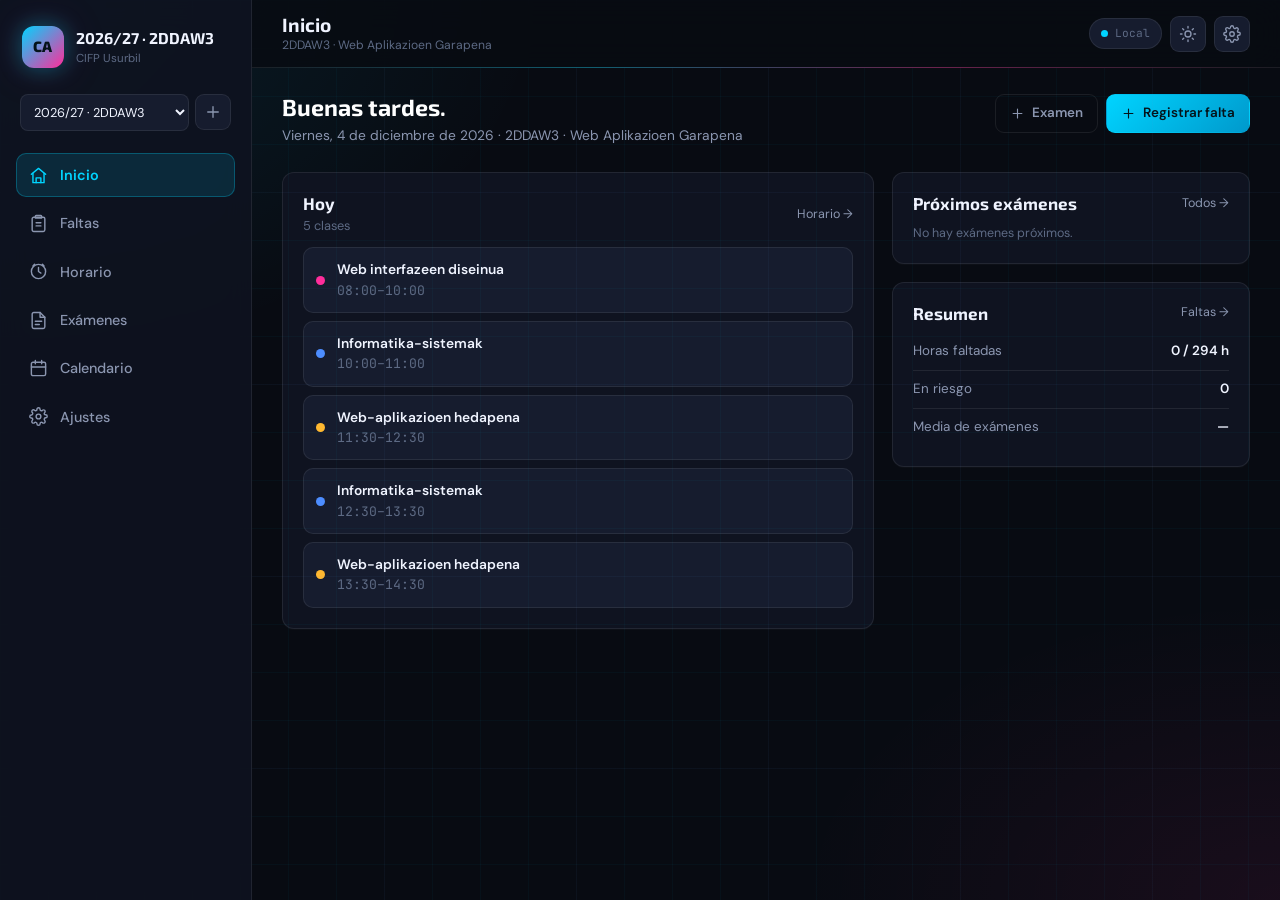
<file: index.html>
<!DOCTYPE html>
<html lang="es">
<head>
    <meta charset="UTF-8">
    <meta name="viewport" content="width=device-width, initial-scale=1.0">
    <meta name="theme-color" content="#0f1115">
    <title>Inicio — Mi curso</title>
    <link rel="icon" type="image/svg+xml" href="favicon.svg">
    <link rel="manifest" href="manifest.json">
    <link rel="stylesheet" href="style.css">
</head>
<body>
    <div id="app"></div>
    <div id="modal-root"></div>
    <div id="toast-container" aria-live="polite"></div>
    <noscript>Esta aplicación necesita JavaScript para funcionar.</noscript>
    <script type="module" src="js/pages/dashboard.js"></script>
</body>
</html>
</file>
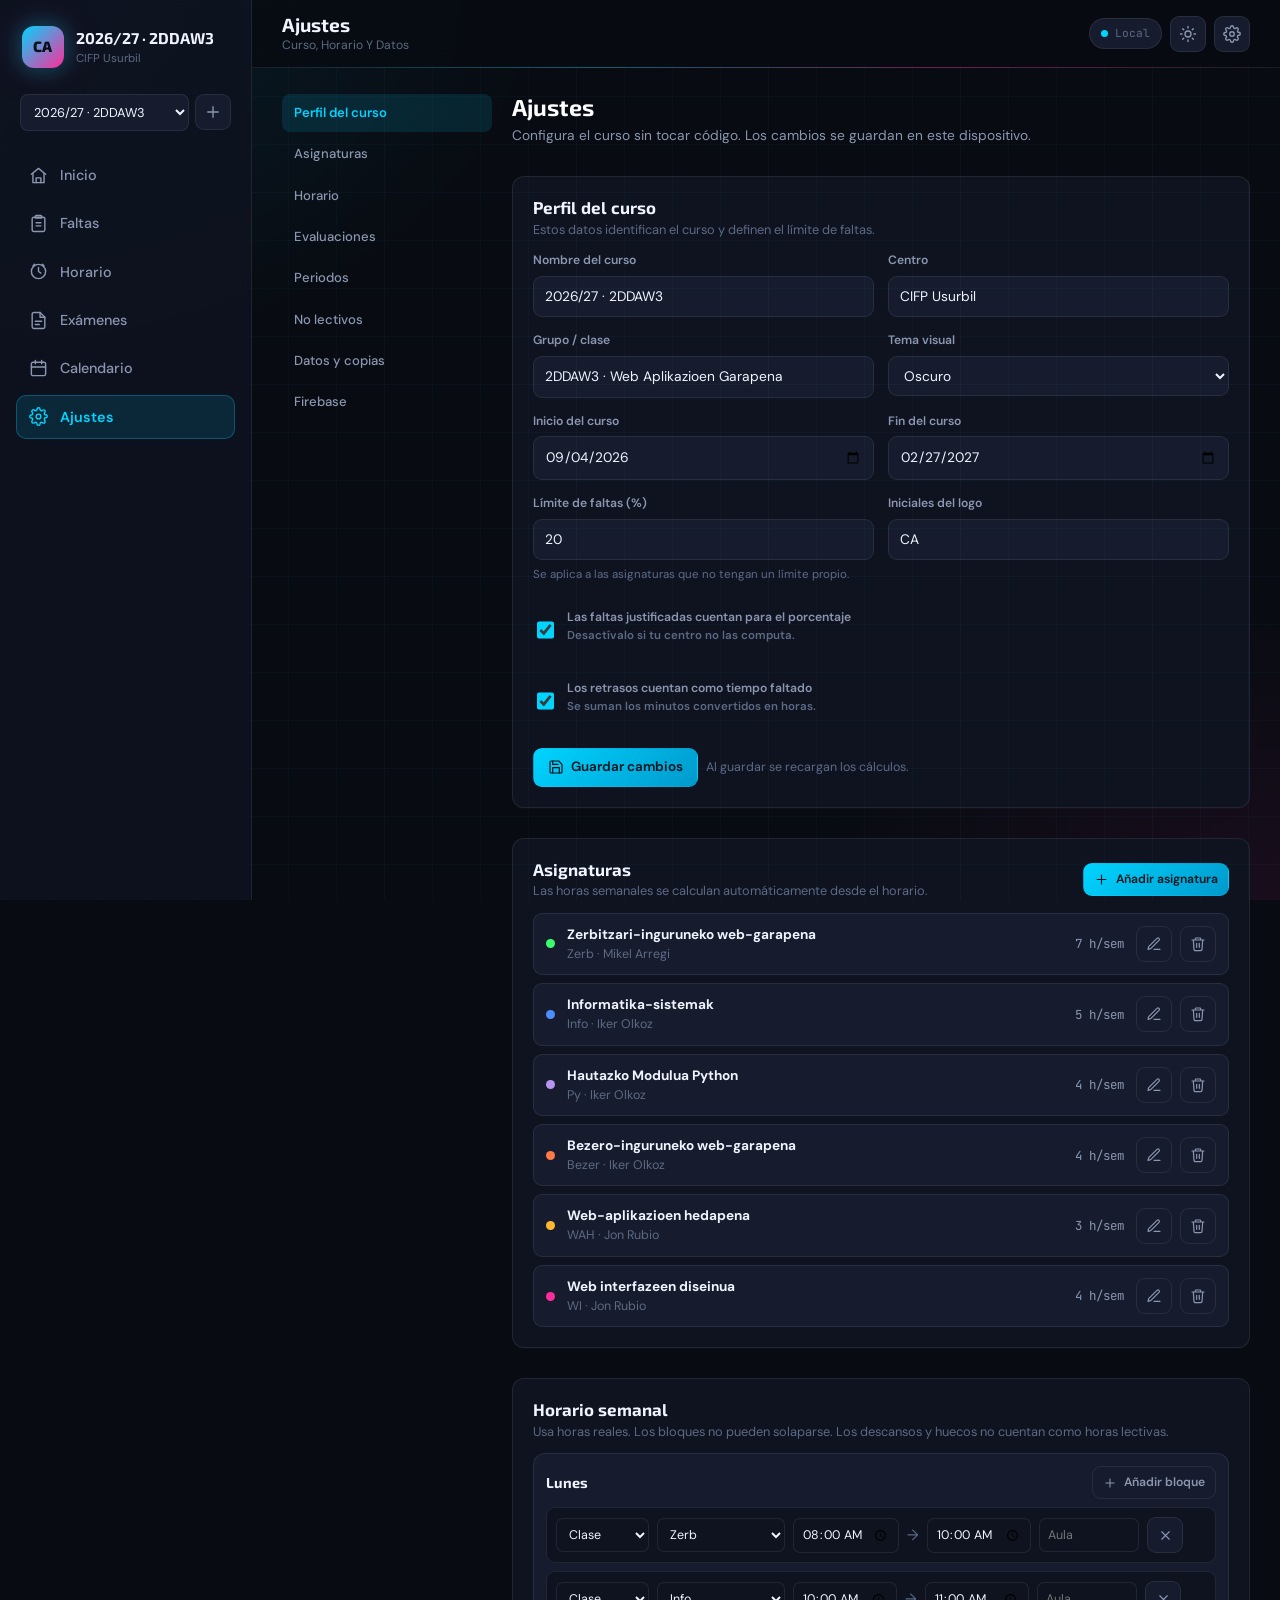
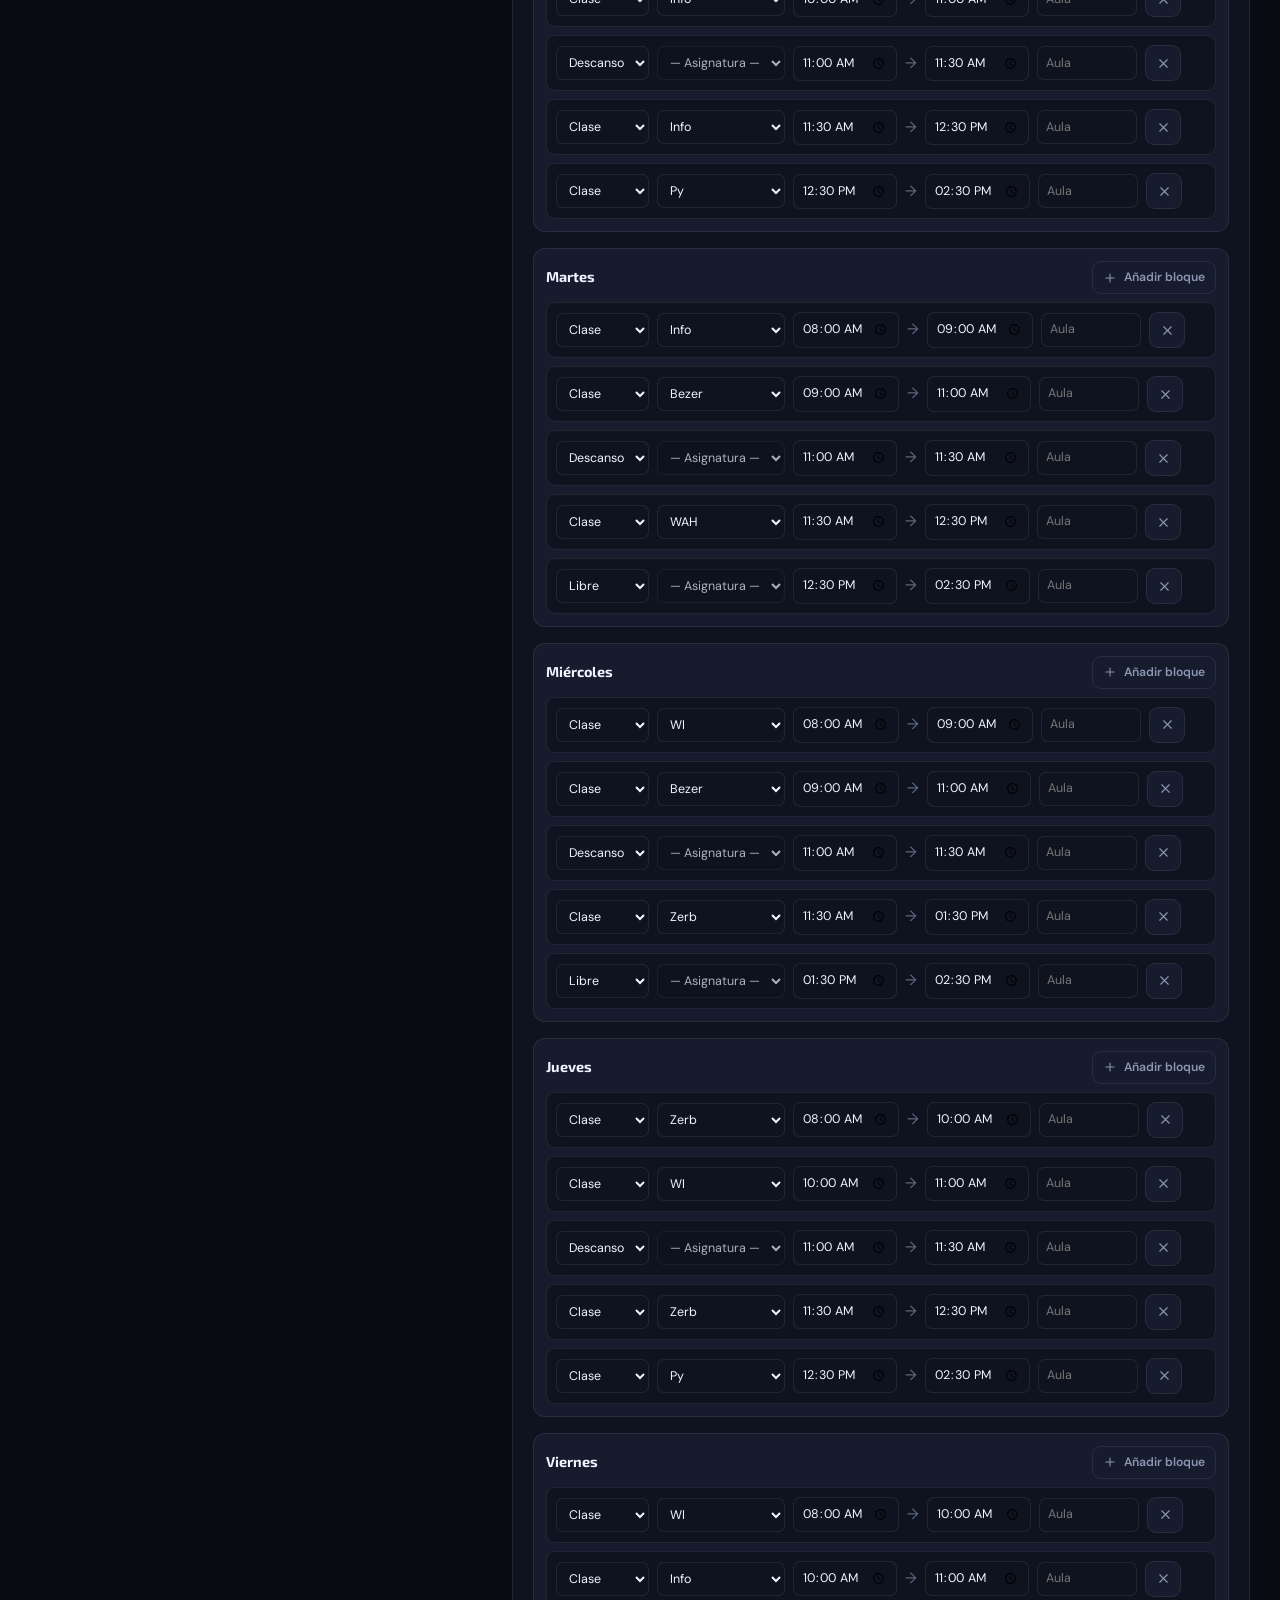
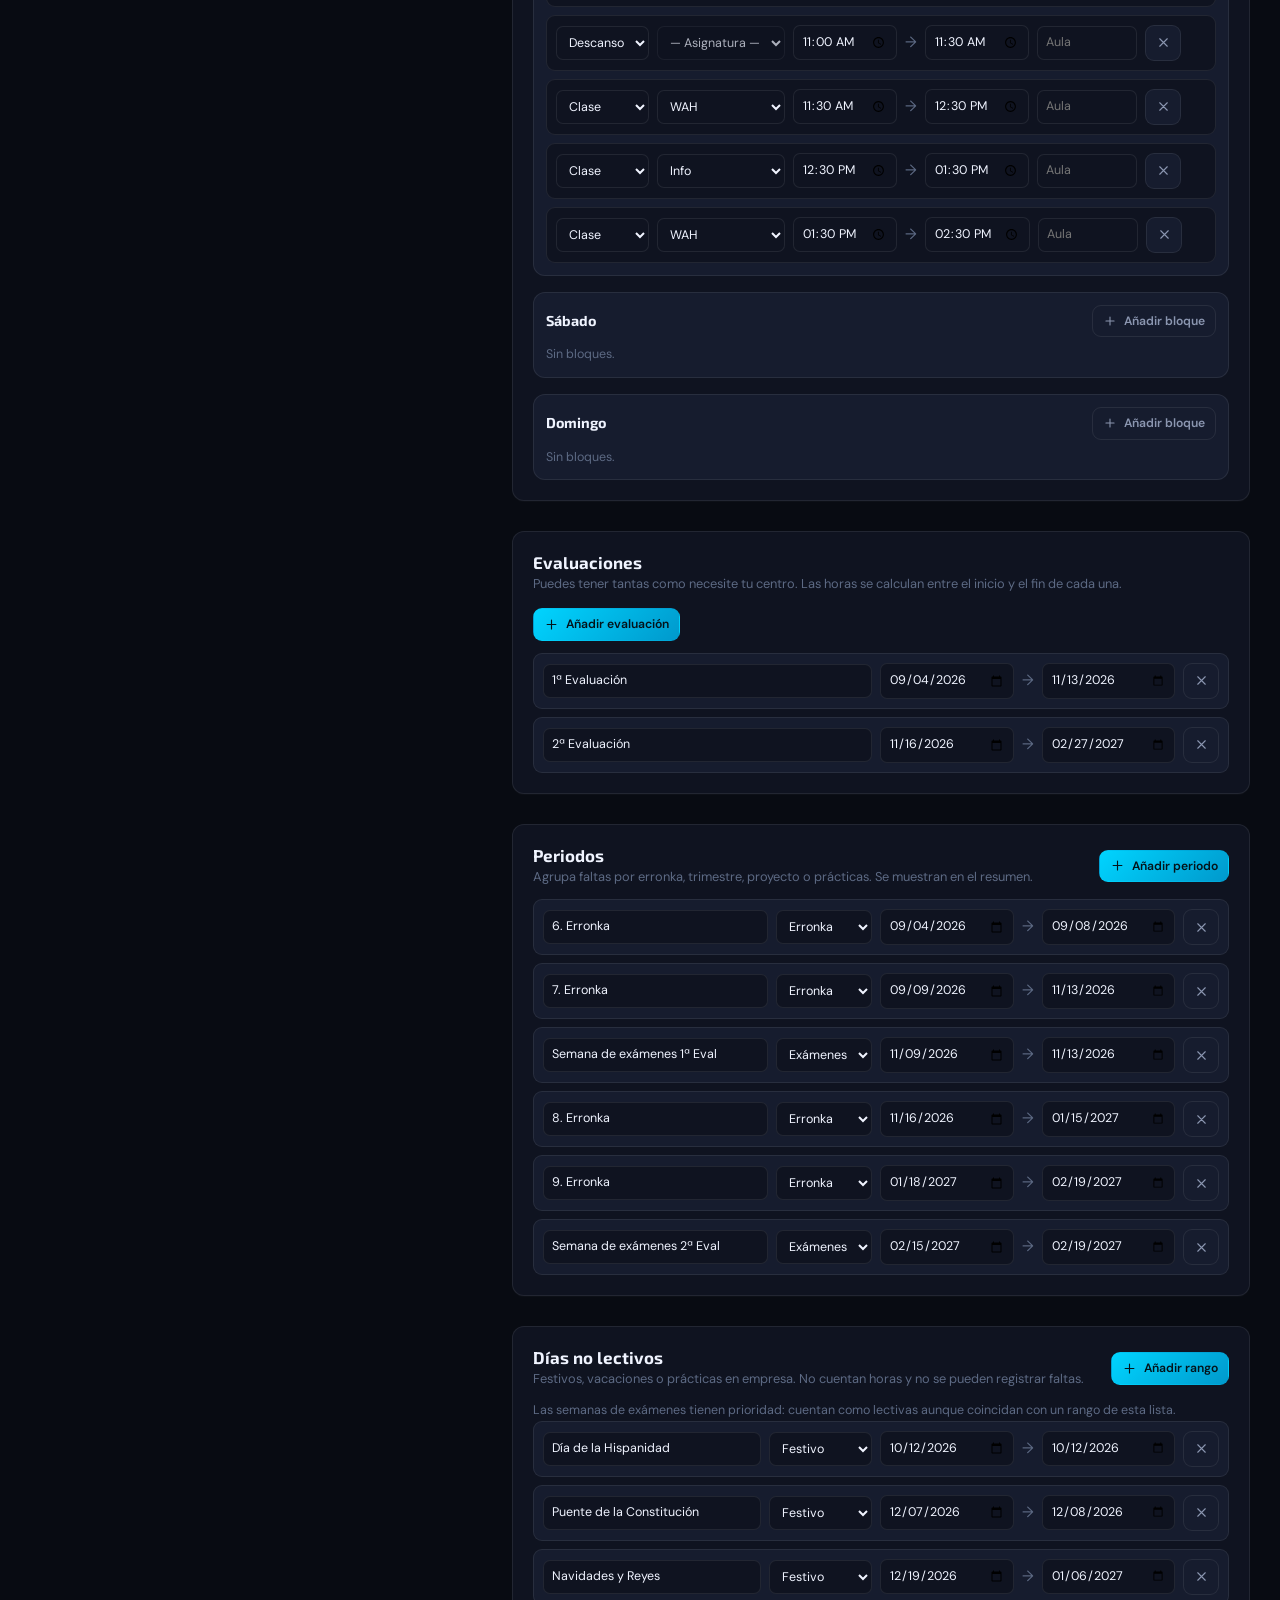
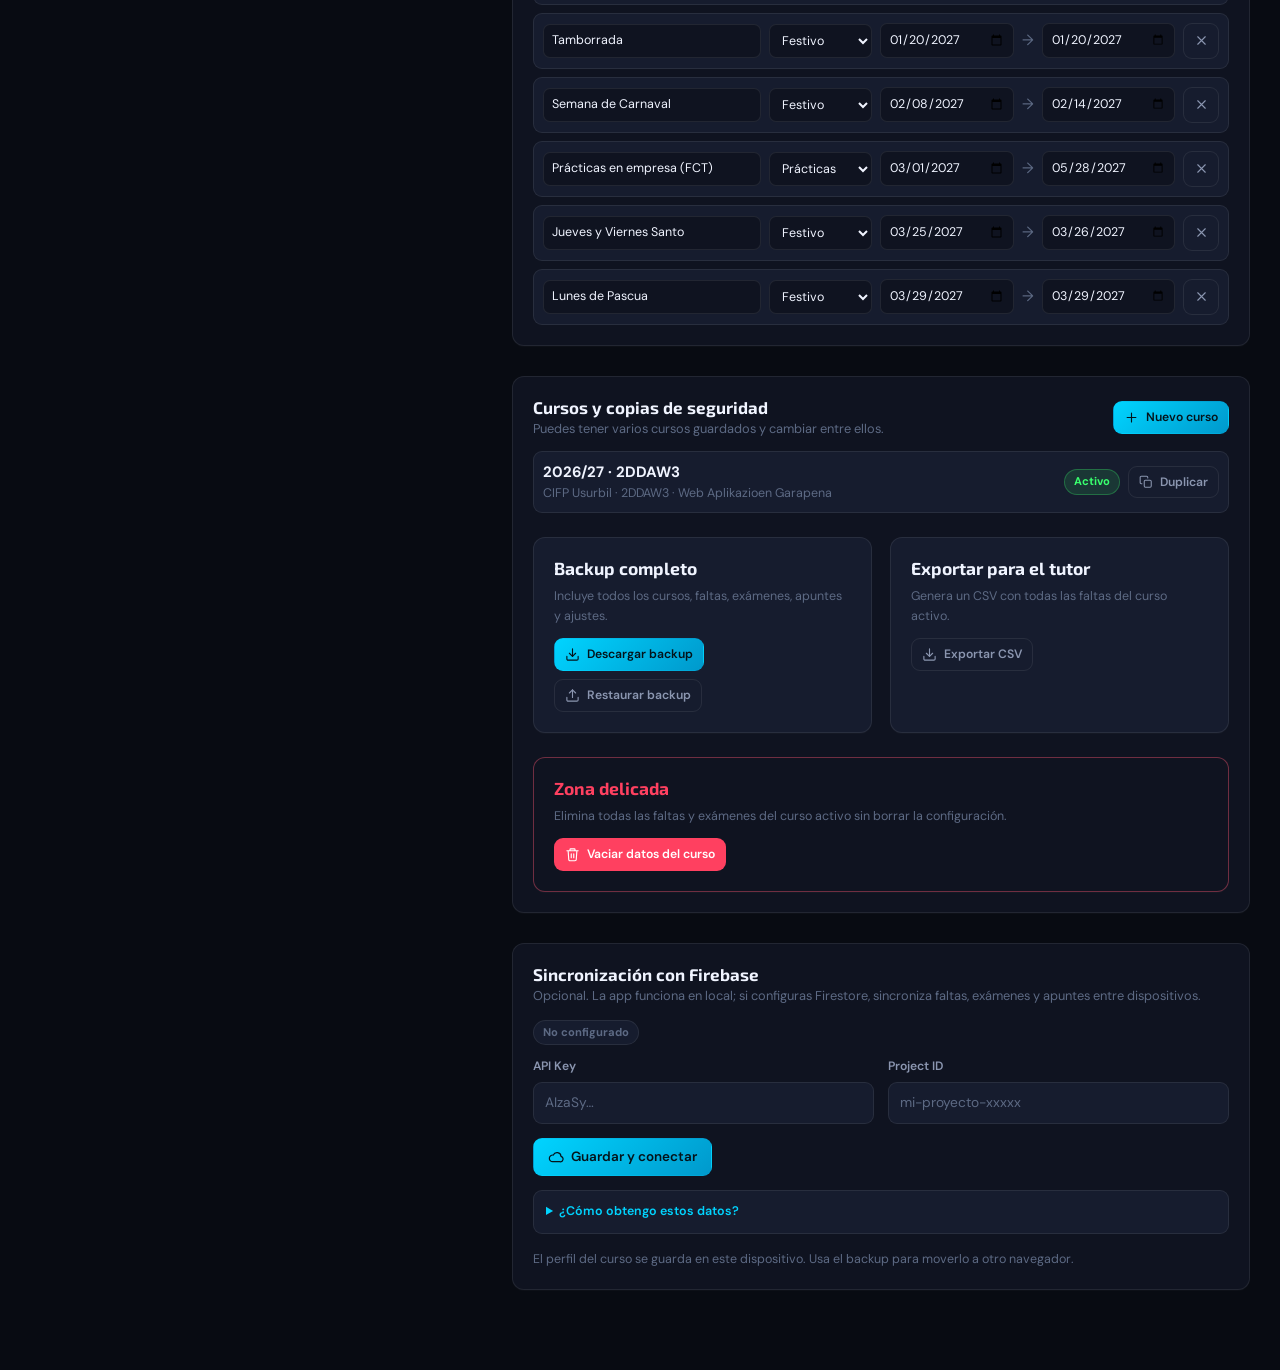
<file: ajustes.html>
<!DOCTYPE html>
<html lang="es">
<head>
    <meta charset="UTF-8">
    <meta name="viewport" content="width=device-width, initial-scale=1.0">
    <meta name="theme-color" content="#0f1115">
    <title>Ajustes — Mi curso</title>
    <link rel="icon" type="image/svg+xml" href="favicon.svg">
    <link rel="manifest" href="manifest.json">
    <link rel="stylesheet" href="style.css">
</head>
<body>
    <div id="app"></div>
    <div id="modal-root"></div>
    <div id="toast-container" aria-live="polite"></div>
    <noscript>Esta aplicación necesita JavaScript para funcionar.</noscript>
    <script type="module" src="js/pages/ajustes.js"></script>
</body>
</html>
</file>
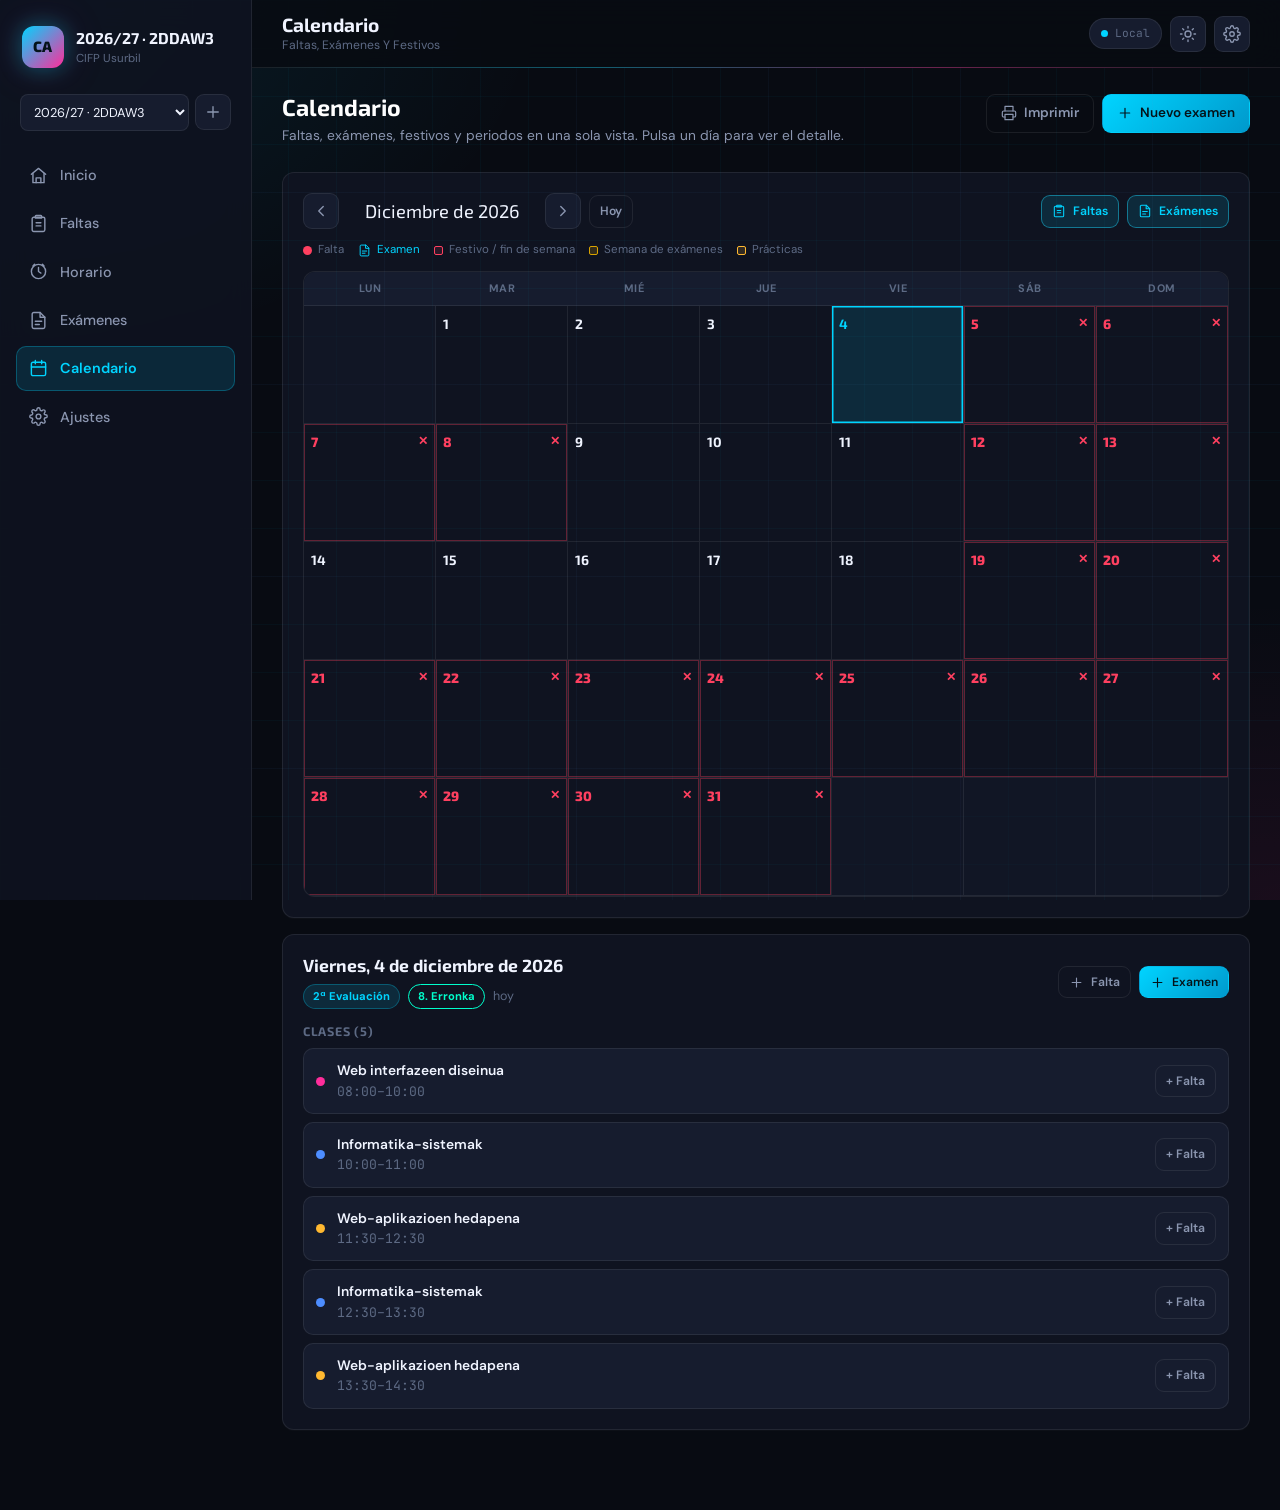
<file: calendario.html>
<!DOCTYPE html>
<html lang="es">
<head>
    <meta charset="UTF-8">
    <meta name="viewport" content="width=device-width, initial-scale=1.0">
    <meta name="theme-color" content="#0f1115">
    <title>Calendario — Mi curso</title>
    <link rel="icon" type="image/svg+xml" href="favicon.svg">
    <link rel="manifest" href="manifest.json">
    <link rel="stylesheet" href="style.css">
</head>
<body>
    <div id="app"></div>
    <div id="modal-root"></div>
    <div id="toast-container" aria-live="polite"></div>
    <noscript>Esta aplicación necesita JavaScript para funcionar.</noscript>
    <script type="module" src="js/pages/calendario.js"></script>
</body>
</html>
</file>
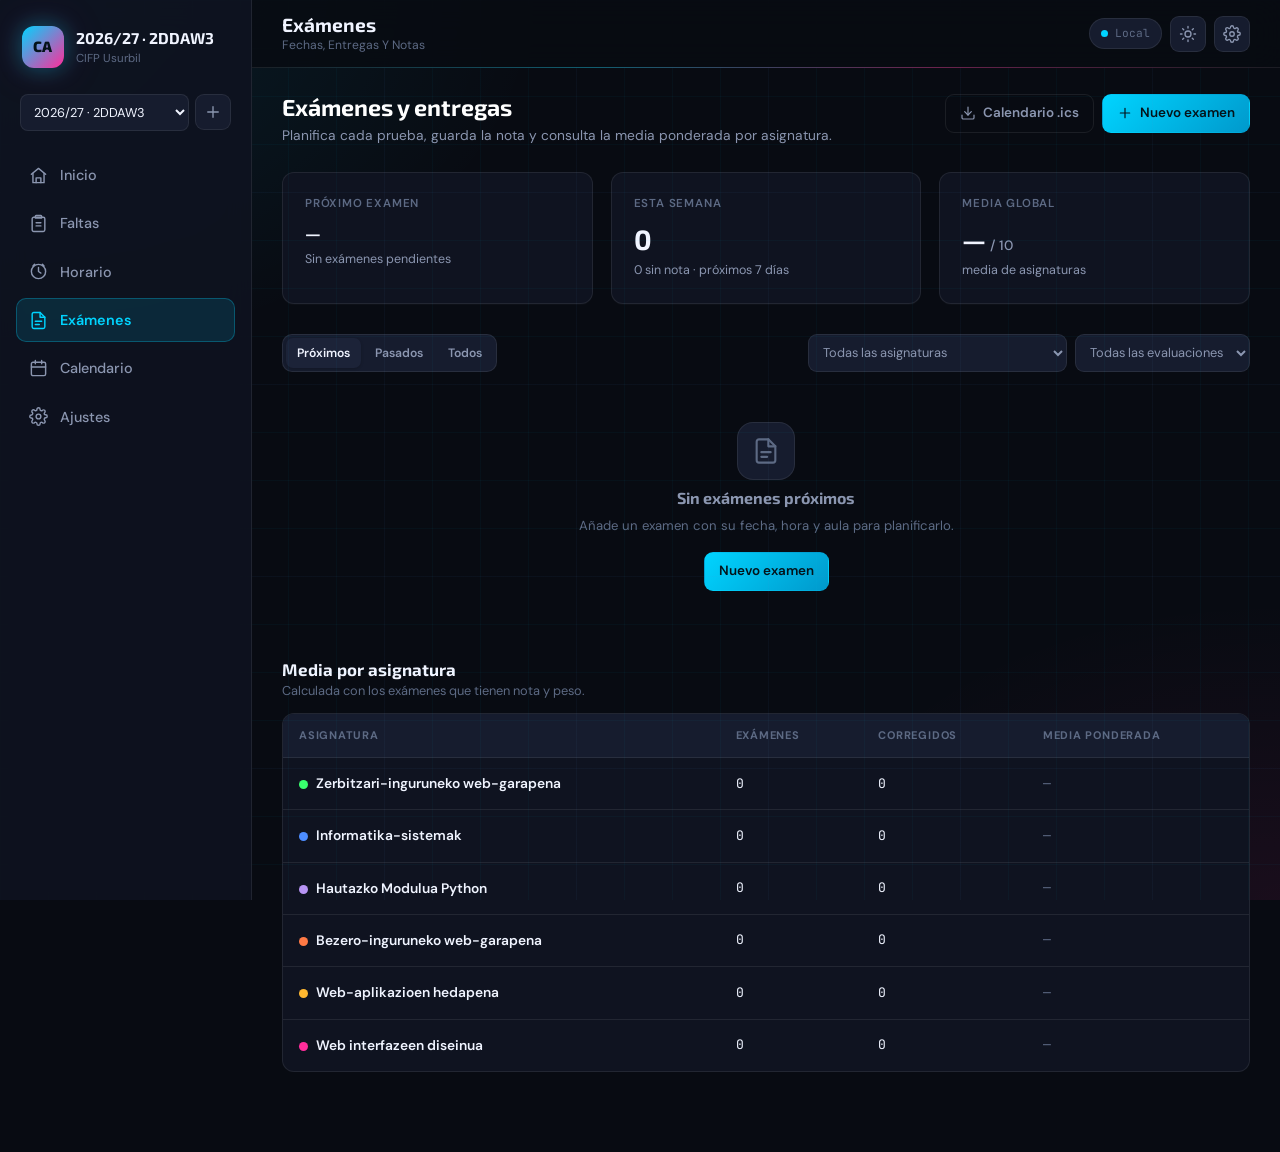
<file: examenes.html>
<!DOCTYPE html>
<html lang="es">
<head>
    <meta charset="UTF-8">
    <meta name="viewport" content="width=device-width, initial-scale=1.0">
    <meta name="theme-color" content="#0f1115">
    <title>Exámenes — Mi curso</title>
    <link rel="icon" type="image/svg+xml" href="favicon.svg">
    <link rel="manifest" href="manifest.json">
    <link rel="stylesheet" href="style.css">
</head>
<body>
    <div id="app"></div>
    <div id="modal-root"></div>
    <div id="toast-container" aria-live="polite"></div>
    <noscript>Esta aplicación necesita JavaScript para funcionar.</noscript>
    <script type="module" src="js/pages/examenes.js"></script>
</body>
</html>
</file>
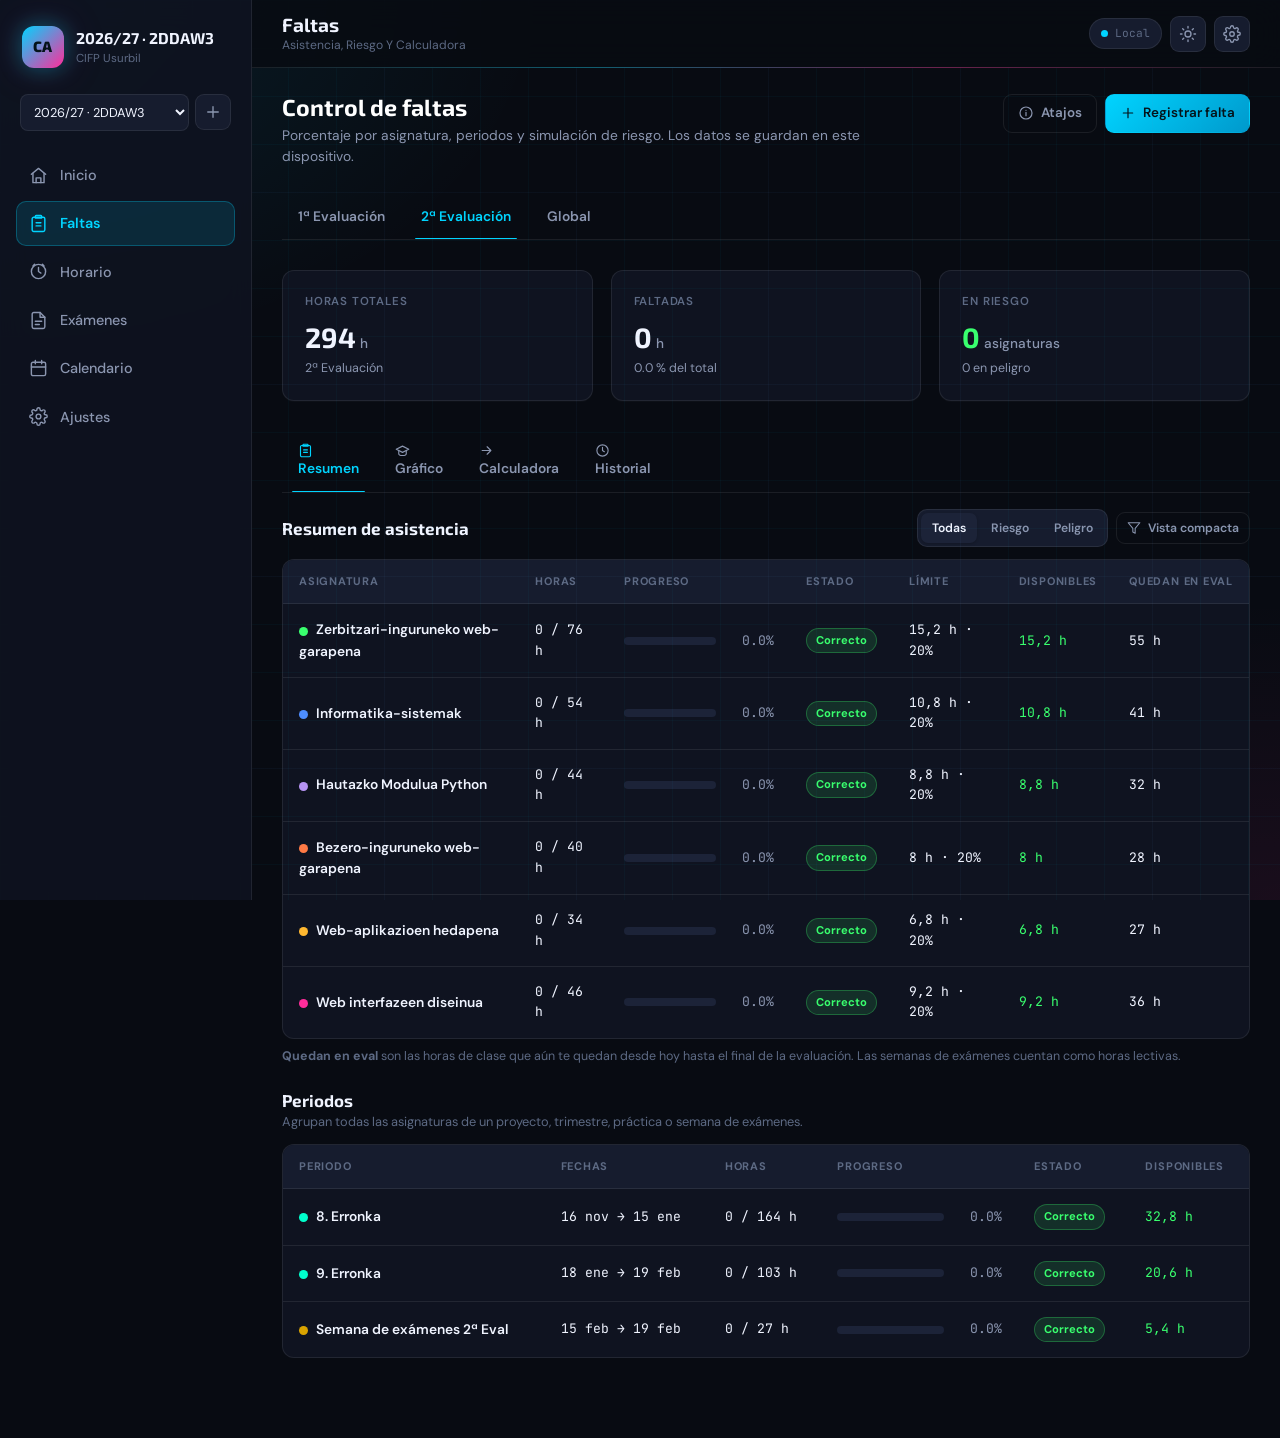
<file: faltas.html>
<!DOCTYPE html>
<html lang="es">
<head>
    <meta charset="UTF-8">
    <meta name="viewport" content="width=device-width, initial-scale=1.0">
    <meta name="theme-color" content="#0f1115">
    <title>Faltas — Mi curso</title>
    <link rel="icon" type="image/svg+xml" href="favicon.svg">
    <link rel="manifest" href="manifest.json">
    <link rel="stylesheet" href="style.css">
</head>
<body>
    <div id="app"></div>
    <div id="modal-root"></div>
    <div id="toast-container" aria-live="polite"></div>
    <noscript>Esta aplicación necesita JavaScript para funcionar.</noscript>
    <script src="js/vendor/chart.umd.min.js"></script>
    <script type="module" src="js/pages/faltas.js"></script>
</body>
</html>
</file>
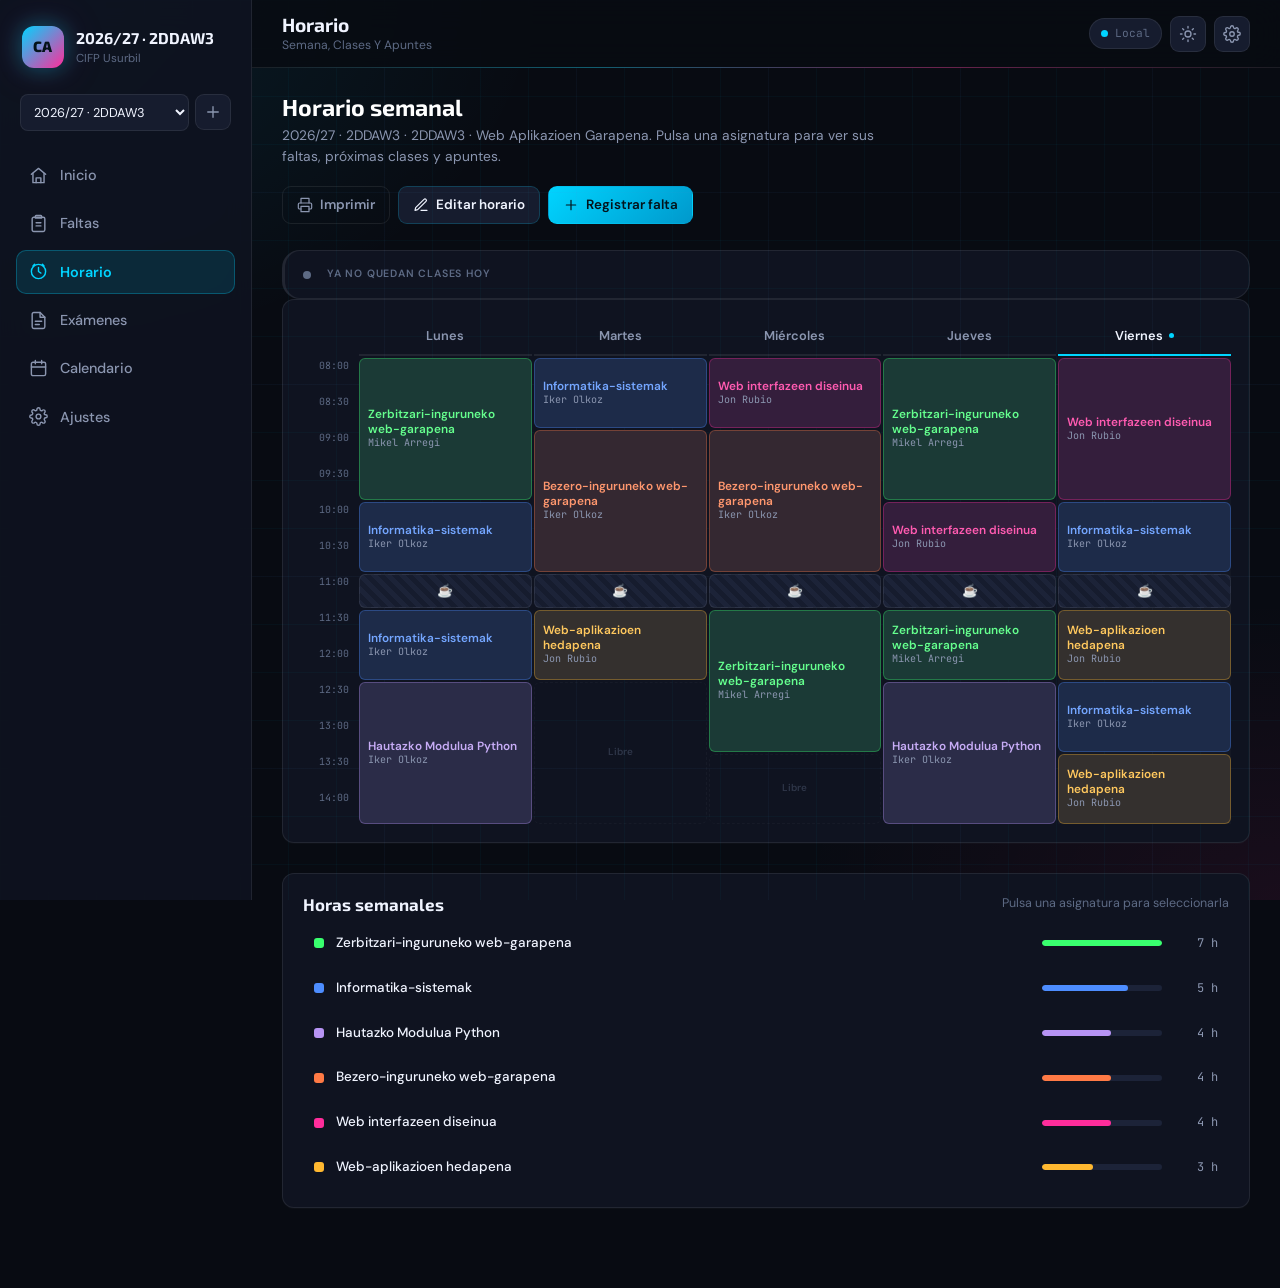
<file: horario.html>
<!DOCTYPE html>
<html lang="es">
<head>
    <meta charset="UTF-8">
    <meta name="viewport" content="width=device-width, initial-scale=1.0">
    <meta name="theme-color" content="#0f1115">
    <title>Horario — Mi curso</title>
    <link rel="icon" type="image/svg+xml" href="favicon.svg">
    <link rel="manifest" href="manifest.json">
    <link rel="stylesheet" href="style.css">
    <link rel="stylesheet" href="horario.css">
</head>
<body>
    <div id="app"></div>
    <div id="modal-root"></div>
    <div id="toast-container" aria-live="polite"></div>
    <noscript>Esta aplicación necesita JavaScript para funcionar.</noscript>
    <script type="module" src="js/pages/horario.js"></script>
</body>
</html>
</file>
<file: style.css>
@import url('https://fonts.googleapis.com/css2?family=Exo+2:wght@600;700;800&family=DM+Sans:wght@400;500;600;700&family=JetBrains+Mono:wght@400;500;600&display=swap');

/* ============================================================
   Mi Curso — Sistema de diseño
   Tema oscuro con identidad cian/magenta, limpio y responsive.
   ============================================================ */

:root {
    --bg: #080b12;
    --bg-2: #0b0f18;
    --surface: #0f1320;
    --surface-2: #161c2e;
    --surface-3: #1c2338;
    --surface-hover: #222a42;
    --border: rgba(255, 255, 255, 0.08);
    --border-strong: rgba(0, 212, 255, 0.20);
    --text: #f0f4ff;
    --text-2: #8b96b0;
    --text-3: #5d6a84;
    --accent: #00d4ff;
    --accent-strong: #0099cc;
    --accent-2: #ff2d9b;
    --accent-2-soft: rgba(255, 45, 155, 0.12);
    --exam-week: #d9a300;
    --accent-soft: rgba(0, 212, 255, 0.12);
    --accent-contrast: #04131a;
    --ok: #39ff6e;
    --ok-soft: rgba(57, 255, 110, 0.12);
    --warn: #ffb830;
    --warn-soft: rgba(255, 184, 48, 0.12);
    --danger: #ff4060;
    --danger-soft: rgba(255, 64, 96, 0.12);
    --info: #00d4ff;
    --info-soft: rgba(0, 212, 255, 0.12);
    --font-display: 'Exo 2', 'Segoe UI', sans-serif;
    --font-body: 'DM Sans', 'Segoe UI', sans-serif;
    --font-mono: 'JetBrains Mono', 'Consolas', monospace;
    --radius: 12px;
    --radius-sm: 8px;
    --radius-lg: 18px;
    --shadow: 0 8px 40px rgba(0, 0, 0, 0.5);
    --sidebar-width: 252px;
    --topbar-height: 68px;
    --transition: 160ms ease;
}

[data-theme="light"] {
    --bg: #f6f7f9;
    --bg-2: #eef1f5;
    --surface: #ffffff;
    --surface-2: #f4f6f9;
    --surface-3: #e9edf3;
    --surface-hover: #f0f3f8;
    --border: #dfe4ec;
    --border-strong: #c8d1de;
    --text: #1d2430;
    --text-2: #5c6779;
    --text-3: #8b95a6;
    --accent: #0284c7;
    --accent-strong: #0369a1;
    --accent-2: #db2777;
    --accent-2-soft: rgba(219, 39, 119, 0.10);
    --exam-week: #b45309;
    --accent-soft: rgba(2, 132, 199, 0.09);
    --accent-contrast: #ffffff;
    --ok: #15803d;
    --ok-soft: rgba(21, 128, 61, 0.09);
    --warn: #b45309;
    --warn-soft: rgba(180, 83, 9, 0.09);
    --danger: #be123c;
    --danger-soft: rgba(190, 18, 60, 0.09);
    --info: #0284c7;
    --info-soft: rgba(2, 132, 199, 0.09);
    --shadow: 0 12px 32px rgba(30, 42, 60, 0.08);
}

*, *::before, *::after { box-sizing: border-box; }
html { scroll-behavior: smooth; }
body {
    margin: 0;
    min-height: 100vh;
    background:
        radial-gradient(900px 600px at 0% 0%, rgba(0, 212, 255, 0.10), transparent 60%),
        radial-gradient(800px 500px at 100% 100%, rgba(255, 45, 155, 0.07), transparent 60%),
        var(--bg);
    background-attachment: fixed;
    color: var(--text);
    font-family: var(--font-body);
    font-size: 15px;
    line-height: 1.55;
    -webkit-font-smoothing: antialiased;
}
body::before {
    content: '';
    position: fixed;
    inset: 0;
    z-index: 0;
    pointer-events: none;
    background-image:
        linear-gradient(rgba(0, 212, 255, 0.035) 1px, transparent 1px),
        linear-gradient(90deg, rgba(0, 212, 255, 0.035) 1px, transparent 1px);
    background-size: 48px 48px;
}
body::after {
    content: '';
    position: fixed;
    inset: 0;
    z-index: 0;
    pointer-events: none;
    background-image:
        linear-gradient(rgba(255, 45, 155, 0.02) 1px, transparent 1px),
        linear-gradient(90deg, rgba(255, 45, 155, 0.02) 1px, transparent 1px);
    background-size: 192px 192px;
}
[data-theme="light"] body { background: var(--bg); }
[data-theme="light"] body::before,
[data-theme="light"] body::after { display: none; }
body.modal-open { overflow: hidden; }
img, svg { display: block; }
a { color: inherit; text-decoration: none; }
button, input, select, textarea { font: inherit; color: inherit; }
button { cursor: pointer; }
h1, h2, h3, h4, p { margin: 0; }
h1, h2, h3, h4 { font-family: var(--font-display); line-height: 1.2; }
ul, ol { margin: 0; padding: 0; }
::selection { background: var(--accent-soft); color: var(--text); }
:focus-visible { outline: 2px solid var(--accent); outline-offset: 2px; }

/* ============================================================
   Layout
   ============================================================ */
.app-shell { position: relative; z-index: 1; min-height: 100vh; }

.sidebar {
    position: fixed;
    inset: 0 auto 0 0;
    width: var(--sidebar-width);
    display: flex;
    flex-direction: column;
    gap: 22px;
    padding: 22px 16px;
    background: color-mix(in srgb, var(--surface) 92%, transparent);
    border-right: 1px solid var(--border);
    backdrop-filter: blur(14px);
    z-index: 50;
    overflow-y: auto;
}
.brand { display: flex; align-items: center; gap: 12px; padding: 4px 6px; }
.brand__mark {
    width: 42px; height: 42px;
    display: grid; place-items: center;
    border-radius: 12px;
    background: linear-gradient(135deg, var(--accent), var(--accent-2));
    color: var(--accent-contrast);
    font-family: var(--font-display);
    font-weight: 800;
    font-size: 15px;
    letter-spacing: 0.02em;
    box-shadow: 0 0 22px rgba(0, 212, 255, 0.35), 0 0 50px rgba(255, 45, 155, 0.14);
    flex-shrink: 0;
}
.brand__text { display: flex; flex-direction: column; min-width: 0; }
.brand__text strong {
    font-family: var(--font-display);
    font-size: 0.98rem;
    white-space: nowrap; overflow: hidden; text-overflow: ellipsis;
}
.brand__text small { color: var(--text-3); font-size: 0.72rem; white-space: nowrap; overflow: hidden; text-overflow: ellipsis; }

.profile-picker {
    background: transparent;
    border: 0;
    padding: 0 4px;
}
.profile-picker__row { display: flex; gap: 6px; }
.profile-picker select {
    flex: 1; min-width: 0;
    background: var(--surface-2);
    border: 1px solid var(--border);
    border-radius: 8px;
    padding: 8px 9px;
    font-size: 0.8rem;
}
.profile-picker small { display: block; color: var(--text-3); font-size: 0.7rem; margin-top: 7px; }

.side-nav { display: flex; flex-direction: column; gap: 4px; }
.side-nav__item {
    display: flex; align-items: center; gap: 12px;
    padding: 10px 12px;
    border-radius: 10px;
    color: var(--text-2);
    font-size: 0.9rem;
    font-weight: 500;
    transition: var(--transition);
    border: 1px solid transparent;
}
.side-nav__item:hover { background: var(--surface-2); color: var(--text); }
.side-nav__item.is-active {
    background: var(--accent-soft);
    color: var(--accent);
    border-color: color-mix(in srgb, var(--accent) 28%, transparent);
    font-weight: 600;
}
.side-nav__item .icon { flex-shrink: 0; }

.sidebar-footer { margin-top: auto; display: flex; flex-direction: column; gap: 10px; padding-top: 16px; border-top: 1px solid var(--border); }
.sidebar-note { display: flex; align-items: center; gap: 8px; color: var(--text-3); font-size: 0.74rem; }
.sidebar-link { display: flex; align-items: center; justify-content: space-between; color: var(--text-2); font-size: 0.76rem; padding: 4px 0; }
.sidebar-link:hover { color: var(--accent); }

.app-main { margin-left: var(--sidebar-width); min-height: 100vh; display: flex; flex-direction: column; }
.topbar {
    position: sticky; top: 0; z-index: 30;
    min-height: var(--topbar-height);
    display: flex; align-items: center; gap: 16px;
    padding: 12px 30px;
    background: color-mix(in srgb, var(--bg) 82%, transparent);
    border-bottom: 1px solid var(--border);
    backdrop-filter: blur(16px);
}
.topbar::after {
    content: '';
    position: absolute;
    left: 0; right: 0; bottom: -1px;
    height: 1px;
    background: linear-gradient(90deg, transparent, var(--accent), var(--accent-2), transparent);
    opacity: 0.35;
    pointer-events: none;
}
[data-theme="dark"] .page-header h2 {
    background: linear-gradient(90deg, #ffffff 45%, var(--accent));
    -webkit-background-clip: text;
    background-clip: text;
    -webkit-text-fill-color: transparent;
}
.topbar__menu { display: none !important; }
.topbar__title { min-width: 0; }
.topbar__title h1 { font-size: 1.2rem; font-weight: 700; white-space: nowrap; overflow: hidden; text-overflow: ellipsis; }
.topbar__title p { color: var(--text-3); font-size: 0.76rem; text-transform: capitalize; }
.topbar__actions { margin-left: auto; display: flex; align-items: center; gap: 8px; }

.page { width: 100%; max-width: 1320px; margin: 0 auto; padding: 26px 30px 80px; }
.page-header { display: flex; align-items: flex-start; justify-content: space-between; gap: 18px; flex-wrap: wrap; margin-bottom: 26px; }
.page-header h2 { font-size: 1.45rem; }
.page-header p { color: var(--text-2); font-size: 0.86rem; margin-top: 3px; max-width: 70ch; }
.page-actions { display: flex; align-items: center; gap: 8px; flex-wrap: wrap; }

.section { margin-top: 30px; }
.section-header { display: flex; align-items: center; justify-content: space-between; gap: 14px; flex-wrap: wrap; margin-bottom: 12px; }
.section-header h2, .section-header h3 { font-size: 1.06rem; }
.section-header p { color: var(--text-3); font-size: 0.8rem; margin-top: 2px; }

.grid { display: grid; gap: 18px; }
.grid--2 { grid-template-columns: repeat(2, minmax(0, 1fr)); }
.grid--3 { grid-template-columns: repeat(3, minmax(0, 1fr)); }
.grid--4 { grid-template-columns: repeat(4, minmax(0, 1fr)); }
.grid--wide { grid-template-columns: minmax(0, 1.65fr) minmax(280px, 1fr); }
.flex { display: flex; align-items: center; gap: 8px; }
.flex--wrap { flex-wrap: wrap; }
.flex--between { justify-content: space-between; }
.spacer { flex: 1; }
.mt-8 { margin-top: 8px; } .mt-12 { margin-top: 12px; } .mt-16 { margin-top: 16px; } .mt-24 { margin-top: 24px; }
.text-muted { color: var(--text-3); }
.text-soft { color: var(--text-2); }
.text-warning { color: var(--warn); }
.text-danger { color: var(--danger); }
.text-ok { color: var(--ok); }
.mono { font-family: var(--font-mono); font-size: 0.82rem; }
.small { font-size: 0.78rem; }
.hidden { display: none !important; }

/* ============================================================
   Componentes base
   ============================================================ */
.card, .panel {
    background: var(--surface);
    border: 1px solid var(--border);
    border-radius: var(--radius);
    box-shadow: 0 1px 0 rgba(255, 255, 255, 0.02);
}
.card { padding: 20px; }
.panel { padding: 22px; }
.card--soft { background: var(--surface-2); }
.card--accent { border-color: color-mix(in srgb, var(--accent) 28%, var(--border)); background: var(--surface); }

.stat-card { display: flex; flex-direction: column; gap: 6px; padding: 22px; }
.stat-card__top { display: flex; align-items: center; justify-content: space-between; gap: 10px; color: var(--text-3); }
.stat-card__label { font-size: 0.72rem; text-transform: uppercase; letter-spacing: 0.07em; font-weight: 600; }
.stat-card__value { font-family: var(--font-display); font-size: 1.75rem; font-weight: 700; line-height: 1.15; margin-top: 4px; }
.stat-card__value small { font-size: 0.85rem; color: var(--text-2); font-family: var(--font-body); font-weight: 500; }
.stat-card__meta { color: var(--text-2); font-size: 0.78rem; }
.stat-card__icon { width: 30px; height: 30px; border-radius: 8px; display: grid; place-items: center; background: var(--surface-2); color: var(--text-3); }

.calm-note {
    display: flex; align-items: center; justify-content: space-between; gap: 12px; flex-wrap: wrap;
    margin-bottom: 16px; padding: 10px 13px;
    border: 1px solid var(--border); border-left: 3px solid var(--warn);
    border-radius: 8px; background: var(--surface);
    color: var(--text-2); font-size: 0.82rem;
}
.calm-note a { display: inline-flex; align-items: center; gap: 4px; color: var(--accent); font-weight: 600; }
.summary-line { display: flex; align-items: center; justify-content: space-between; gap: 12px; padding: 8px 0; border-bottom: 1px solid var(--border); font-size: 0.84rem; color: var(--text-2); }
.summary-line:last-child { border-bottom: 0; }
.summary-line strong { color: var(--text); font-weight: 600; }
.stat-card--danger .stat-card__value { color: var(--danger); }
.stat-card--warning .stat-card__value { color: var(--warn); }
.stat-card--ok .stat-card__value { color: var(--ok); }

.btn {
    display: inline-flex; align-items: center; justify-content: center; gap: 7px;
    min-height: 38px; padding: 8px 14px;
    border-radius: 9px;
    border: 1px solid var(--border-strong);
    background: var(--surface-2);
    color: var(--text);
    font-size: 0.84rem; font-weight: 600;
    transition: var(--transition);
    white-space: nowrap;
}
.btn:hover { background: var(--surface-hover); border-color: var(--border-strong); }
.btn--primary { background: linear-gradient(135deg, var(--accent), var(--accent-strong)); border-color: transparent; color: var(--accent-contrast); }
.btn--primary:hover { filter: brightness(1.08); box-shadow: 0 0 18px rgba(0, 212, 255, 0.22); }
.btn--danger { background: var(--danger); border-color: transparent; color: #fff; }
.btn--danger:hover { filter: brightness(1.08); }
.btn--ghost { background: transparent; border-color: var(--border); color: var(--text-2); }
.btn--ghost:hover { color: var(--text); border-color: var(--border-strong); }
.btn--sm { min-height: 32px; padding: 6px 10px; font-size: 0.76rem; }
.btn--full { width: 100%; }
.btn--icon { width: 36px; padding: 0; }
.btn:disabled { opacity: 0.45; cursor: not-allowed; }

.btn-icon {
    width: 36px; height: 36px;
    display: inline-grid; place-items: center;
    border-radius: 9px;
    border: 1px solid var(--border);
    background: var(--surface-2);
    color: var(--text-2);
    transition: var(--transition);
    flex-shrink: 0;
}
.btn-icon:hover { color: var(--accent); border-color: color-mix(in srgb, var(--accent) 40%, var(--border)); background: var(--accent-soft); box-shadow: 0 0 10px rgba(0, 212, 255, 0.16); }
.btn-icon--danger:hover { color: var(--danger); border-color: var(--danger); background: var(--danger-soft); }

.badge {
    display: inline-flex; align-items: center; gap: 5px;
    padding: 3px 9px;
    border-radius: 100px;
    border: 1px solid transparent;
    font-size: 0.7rem; font-weight: 700;
    white-space: nowrap;
}
.badge--ok { color: var(--ok); background: var(--ok-soft); border-color: color-mix(in srgb, var(--ok) 28%, transparent); }
.badge--warning { color: var(--warn); background: var(--warn-soft); border-color: color-mix(in srgb, var(--warn) 28%, transparent); }
.badge--danger { color: var(--danger); background: var(--danger-soft); border-color: color-mix(in srgb, var(--danger) 28%, transparent); }
.badge--info { color: var(--info); background: var(--info-soft); border-color: color-mix(in srgb, var(--info) 28%, transparent); }
.badge--muted { color: var(--text-3); background: var(--surface-2); border-color: var(--border); }

.subject-dot { width: 9px; height: 9px; border-radius: 50%; display: inline-block; flex-shrink: 0; }
.subject-chip {
    display: inline-flex; align-items: center; gap: 6px;
    padding: 3px 8px; border-radius: 100px;
    background: var(--surface-2); border: 1px solid var(--border);
    font-size: 0.7rem; color: var(--text-2);
    max-width: 100%;
}
.subject-chip span { overflow: hidden; text-overflow: ellipsis; white-space: nowrap; }

.db-badge { display: inline-flex; align-items: center; gap: 7px; padding: 6px 11px; border-radius: 100px; border: 1px solid var(--border); background: var(--surface-2); color: var(--text-3); font-size: 0.7rem; font-family: var(--font-mono); white-space: nowrap; }
.db-badge__dot { width: 7px; height: 7px; border-radius: 50%; background: var(--text-3); }
.db-badge[data-state="connected"] .db-badge__dot { background: var(--ok); box-shadow: 0 0 8px var(--ok); }
.db-badge[data-state="connecting"] .db-badge__dot { background: var(--warn); animation: pulse 1.2s infinite; }
.db-badge[data-state="local"] .db-badge__dot { background: var(--info); }
.db-badge[data-state="offline"] .db-badge__dot { background: var(--danger); }
@keyframes pulse { 0%, 100% { opacity: 1; } 50% { opacity: 0.35; } }

/* Tabs */
.tabs { display: flex; gap: 4px; border-bottom: 1px solid var(--border); overflow-x: auto; scrollbar-width: none; }
.tabs::-webkit-scrollbar { display: none; }
.tab {
    position: relative;
    padding: 12px 16px;
    border: 0; background: transparent;
    color: var(--text-2);
    font-size: 0.86rem; font-weight: 600;
    white-space: nowrap;
    border-radius: 8px 8px 0 0;
}
.tab:hover { color: var(--text); background: var(--surface-2); }
.tab.is-active { color: var(--accent); }
.tab.is-active::after { content: ''; position: absolute; left: 10px; right: 10px; bottom: -1px; height: 2px; background: var(--accent); border-radius: 2px; }
.segmented { display: inline-flex; gap: 3px; padding: 3px; background: var(--surface-2); border: 1px solid var(--border); border-radius: 10px; }
.segmented button { padding: 6px 11px; border: 0; border-radius: 7px; background: transparent; color: var(--text-2); font-size: 0.76rem; font-weight: 600; }
.segmented button.is-active { background: var(--surface-3); color: var(--text); box-shadow: 0 1px 3px rgba(0,0,0,0.2); }

/* Formularios */
.field { display: flex; flex-direction: column; gap: 6px; min-width: 0; }
.field label { color: var(--text-2); font-size: 0.76rem; font-weight: 600; }
.field input, .field select, .field textarea {
    width: 100%;
    min-height: 40px;
    padding: 9px 11px;
    border-radius: 9px;
    border: 1px solid var(--border);
    background: var(--surface-2);
    color: var(--text);
    font-size: 0.86rem;
    transition: var(--transition);
}
.field textarea { min-height: 84px; resize: vertical; }
.field input:focus, .field select:focus, .field textarea:focus { border-color: var(--accent); background: var(--surface); outline: none; box-shadow: 0 0 0 3px var(--accent-soft); }
.field input::placeholder, .field textarea::placeholder { color: var(--text-3); }
.field small { color: var(--text-3); font-size: 0.72rem; }
.field--full { grid-column: 1 / -1; }
.form-grid { display: grid; grid-template-columns: repeat(2, minmax(0, 1fr)); gap: 14px; }
.form-hint { padding: 10px 12px; border-radius: 9px; background: var(--surface-2); border: 1px solid var(--border); color: var(--text-2); font-size: 0.78rem; line-height: 1.7; }
.form-hint:empty { display: none; }
.check-row { display: flex; align-items: flex-start; gap: 10px; padding: 10px 0; }
.check-row input { width: 17px; height: 17px; margin-top: 2px; accent-color: var(--accent); }
.check-row label { color: var(--text-2); font-size: 0.82rem; }
.check-row small { display: block; color: var(--text-3); font-size: 0.72rem; }

/* Progress */
.progress { width: 100%; height: 8px; border-radius: 100px; background: var(--surface-3); overflow: hidden; }
.progress__fill { height: 100%; border-radius: 100px; background: var(--ok); transition: width 300ms ease; }
.progress__fill--warning { background: var(--warn); }
.progress__fill--danger { background: var(--danger); }
.progress-row { display: flex; align-items: center; gap: 12px; }
.table .progress-row { min-width: 150px; }
.progress-row .progress { flex: 1; }
.progress-row .mono { min-width: 46px; text-align: right; color: var(--text-2); }

/* Tablas */
.table-wrap { overflow-x: auto; border-radius: var(--radius); border: 1px solid var(--border); background: var(--surface); }
.table { width: 100%; border-collapse: collapse; font-size: 0.86rem; }
.table th {
    padding: 13px 16px;
    text-align: left;
    font-size: 0.69rem; text-transform: uppercase; letter-spacing: 0.07em;
    color: var(--text-3);
    background: var(--surface-2);
    border-bottom: 1px solid var(--border);
    white-space: nowrap;
}
.table td { padding: 15px 16px; border-bottom: 1px solid var(--border); vertical-align: middle; }
.table tr:last-child td { border-bottom: 0; }
.table tbody tr:hover { background: color-mix(in srgb, var(--surface-2) 55%, transparent); }
.table .cell-subject { font-weight: 600; }
.table .cell-subject .subject-dot { margin-right: 8px; vertical-align: middle; }
.table .cell-actions { text-align: right; white-space: nowrap; }
.table .cell-actions .btn-icon { display: inline-grid; vertical-align: middle; }
.table tr.is-danger { background: color-mix(in srgb, var(--danger-soft) 55%, transparent); }
.table tr.is-warning { background: color-mix(in srgb, var(--warn-soft) 40%, transparent); }

/* Empty state */
.empty-state { display: flex; flex-direction: column; align-items: center; text-align: center; gap: 8px; padding: 38px 20px; color: var(--text-3); }
.empty-state__icon { width: 58px; height: 58px; border-radius: 16px; display: grid; place-items: center; background: var(--surface-2); border: 1px solid var(--border); color: var(--text-3); }
.empty-state h3 { color: var(--text-2); font-size: 1rem; }
.empty-state p { max-width: 52ch; font-size: 0.82rem; }
.empty-state .btn { margin-top: 8px; }

/* ============================================================
   Dashboard
   ============================================================ */
.hero {
    display: grid;
    grid-template-columns: minmax(0, 1.5fr) minmax(260px, 1fr);
    gap: 18px;
    padding: 24px;
    background: var(--surface);
    border: 1px solid color-mix(in srgb, var(--accent) 20%, var(--border));
    border-radius: var(--radius-lg);
    overflow: hidden;
}
.hero__eyebrow { color: var(--accent); font-size: 0.72rem; font-weight: 700; letter-spacing: 0.1em; text-transform: uppercase; }
.hero h2 { font-size: clamp(1.5rem, 2.6vw, 2.05rem); margin-top: 6px; }
.hero p { color: var(--text-2); margin-top: 6px; max-width: 58ch; font-size: 0.9rem; }
.hero__actions { display: flex; gap: 8px; margin-top: 18px; flex-wrap: wrap; }
.now-card { display: flex; flex-direction: column; gap: 10px; padding: 16px; border-radius: var(--radius); background: color-mix(in srgb, var(--bg) 45%, transparent); border: 1px solid var(--border); }
.now-card__label { color: var(--text-3); font-size: 0.7rem; text-transform: uppercase; letter-spacing: 0.08em; font-weight: 600; }
.now-card__title { font-family: var(--font-display); font-size: 1.05rem; font-weight: 700; }
.now-card__time { color: var(--accent); font-family: var(--font-mono); font-size: 0.78rem; }
.now-card__subject { display: flex; align-items: center; gap: 8px; }
.now-card--live { border-color: color-mix(in srgb, var(--accent) 35%, var(--border)); }

.list { display: flex; flex-direction: column; gap: 8px; }
.list-item {
    display: flex; align-items: center; gap: 12px;
    padding: 11px 12px;
    border-radius: 10px;
    border: 1px solid var(--border);
    background: var(--surface-2);
    transition: var(--transition);
}
.list-item:hover { border-color: var(--border-strong); background: var(--surface-3); }
.list-item__body { flex: 1; min-width: 0; }
.list-item__title { font-weight: 600; font-size: 0.86rem; white-space: nowrap; overflow: hidden; text-overflow: ellipsis; }
.list-item__meta { color: var(--text-3); font-size: 0.73rem; display: flex; gap: 8px; flex-wrap: wrap; align-items: center; }
.list-item__action { flex-shrink: 0; }

.date-tile {
    width: 48px; flex-shrink: 0;
    display: flex; flex-direction: column; align-items: center;
    border-radius: 10px; padding: 5px 0;
    background: var(--surface-3); border: 1px solid var(--border);
}
.date-tile__month { color: var(--exam-color, var(--accent)); font-size: 0.58rem; text-transform: uppercase; font-weight: 700; letter-spacing: 0.08em; }
.date-tile__day { font-family: var(--font-display); font-size: 1.15rem; font-weight: 800; line-height: 1.1; }
.date-tile__dow { color: var(--text-3); font-size: 0.56rem; text-transform: uppercase; }

.week-strip { display: grid; grid-template-columns: repeat(7, minmax(0, 1fr)); gap: 8px; }
.week-day { padding: 10px 6px; border-radius: 10px; background: var(--surface-2); border: 1px solid var(--border); text-align: center; }
.week-day__label { color: var(--text-3); font-size: 0.62rem; text-transform: uppercase; letter-spacing: 0.06em; }
.week-day__num { font-family: var(--font-display); font-size: 1.05rem; font-weight: 700; display: block; }
.week-day--today { border-color: var(--accent); background: var(--accent-soft); }
.week-day--today .week-day__num { color: var(--accent); }
.week-day--off .week-day__num { color: var(--text-3); text-decoration: line-through; }
.week-day__dots { display: flex; gap: 3px; justify-content: center; min-height: 8px; margin-top: 3px; }
.week-day__dots .subject-dot { width: 5px; height: 5px; }

/* ============================================================
   Horario
   ============================================================ */
.schedule-shell { display: flex; flex-direction: column; gap: 12px; }
.schedule-toolbar { display: flex; align-items: center; justify-content: space-between; gap: 12px; flex-wrap: wrap; }
.schedule-week { display: grid; grid-template-columns: 58px repeat(5, minmax(0, 1fr)); gap: 8px; }
.schedule-week.schedule-week--six { grid-template-columns: 58px repeat(6, minmax(0, 1fr)); }
.schedule-week.schedule-week--seven { grid-template-columns: 58px repeat(7, minmax(0, 1fr)); }
.schedule-head { padding-bottom: 8px; text-align: center; color: var(--text-2); font-size: 0.74rem; font-weight: 700; text-transform: uppercase; letter-spacing: 0.05em; border-bottom: 1px solid var(--border); }
.schedule-head.is-today { color: var(--accent); border-bottom-color: var(--accent); }
.schedule-axis { position: relative; }
.schedule-axis__label { position: absolute; right: 8px; transform: translateY(-50%); color: var(--text-3); font-family: var(--font-mono); font-size: 0.64rem; }
.schedule-col { position: relative; border-radius: 10px; background: color-mix(in srgb, var(--surface-2) 55%, transparent); border: 1px solid var(--border); min-height: 100%; }
.schedule-col.is-today { border-color: color-mix(in srgb, var(--accent) 45%, var(--border)); background: color-mix(in srgb, var(--accent-soft) 30%, var(--surface-2)); }
.schedule-block {
    position: absolute; left: 4px; right: 4px;
    display: flex; flex-direction: column; justify-content: center; gap: 2px;
    padding: 6px 8px;
    border-radius: 8px;
    background: color-mix(in srgb, var(--block-color, var(--accent)) 14%, var(--surface));
    border-left: 3px solid var(--block-color, var(--accent));
    overflow: hidden; cursor: pointer;
    transition: var(--transition);
}
.schedule-block:hover { filter: brightness(1.12); z-index: 2; }
.schedule-block__title { font-size: 0.76rem; font-weight: 600; line-height: 1.25; }
.schedule-block__meta { color: var(--text-3); font-size: 0.64rem; font-family: var(--font-mono); }
.schedule-block--break { background: var(--surface-3); border-left-color: var(--border-strong); cursor: default; }
.schedule-block--break .schedule-block__title { color: var(--text-3); }
.schedule-block--free { background: transparent; border: 1px dashed var(--border); cursor: default; }
.schedule-block--now { box-shadow: 0 0 0 1.5px var(--accent), inset 0 0 18px var(--accent-soft); }
.schedule-block__now { position: absolute; left: 0; right: 0; top: 0; background: var(--accent-soft); pointer-events: none; }
.schedule-now-line { position: absolute; left: 0; right: 0; height: 2px; background: var(--accent); z-index: 3; box-shadow: 0 0 8px var(--accent); }

.mobile-schedule { display: none; flex-direction: column; gap: 14px; }
.mobile-day { }
.mobile-day__title { display: flex; align-items: center; gap: 8px; font-family: var(--font-display); font-size: 0.95rem; margin-bottom: 6px; }
.mobile-day__title.is-today { color: var(--accent); }
.mobile-class { display: flex; gap: 10px; padding: 9px 10px; border: 1px solid var(--border); border-radius: 9px; background: var(--surface-2); margin-bottom: 6px; }
.mobile-class__time { font-family: var(--font-mono); font-size: 0.7rem; color: var(--text-3); min-width: 88px; }
.mobile-class__body { flex: 1; min-width: 0; }
.mobile-class__title { font-size: 0.82rem; font-weight: 600; }
.mobile-class__meta { color: var(--text-3); font-size: 0.7rem; }

.subject-info { display: flex; flex-direction: column; gap: 14px; }
.subject-info__head { display: flex; align-items: center; gap: 12px; flex-wrap: wrap; }
.subject-info__mark { width: 40px; height: 40px; border-radius: 11px; display: grid; place-items: center; background: color-mix(in srgb, var(--subject-color) 18%, var(--surface-2)); color: var(--subject-color); font-weight: 800; }
.notes-grid { display: grid; grid-template-columns: repeat(2, minmax(0, 1fr)); gap: 12px; }

/* ============================================================
   Calendario
   ============================================================ */
.calendar-toolbar { display: flex; align-items: center; justify-content: space-between; gap: 12px; flex-wrap: wrap; }
.calendar-title { font-family: var(--font-display); font-size: 1.15rem; min-width: 190px; text-align: center; }
.calendar-legend { display: flex; gap: 14px; flex-wrap: wrap; color: var(--text-3); font-size: 0.72rem; align-items: center; }
.calendar-legend__item { display: inline-flex; align-items: center; gap: 6px; }
.calendar { border: 1px solid var(--border); border-radius: var(--radius); overflow: hidden; background: var(--surface); }
.calendar__head { display: grid; grid-template-columns: repeat(7, minmax(0, 1fr)); background: var(--surface-2); border-bottom: 1px solid var(--border); }
.calendar__head div { padding: 8px 6px; text-align: center; color: var(--text-3); font-size: 0.68rem; font-weight: 700; text-transform: uppercase; letter-spacing: 0.06em; }
.calendar__grid { display: grid; grid-template-columns: repeat(7, minmax(0, 1fr)); }
.cal-cell { min-height: 118px; padding: 7px; border-right: 1px solid var(--border); border-bottom: 1px solid var(--border); position: relative; cursor: pointer; transition: var(--transition); }
.cal-cell:nth-child(7n) { border-right: 0; }
.cal-cell:hover { background: var(--surface-2); }
.cal-cell--empty { background: color-mix(in srgb, var(--surface-2) 45%, transparent); cursor: default; }
.cal-cell--today { box-shadow: inset 0 0 0 1.5px var(--accent); }
.cal-cell--weekend { background: color-mix(in srgb, var(--surface-2) 50%, transparent); }
.cal-cell--weekend .cal-cell__num { color: var(--text-3); }
.cal-cell--off .cal-cell__num { color: var(--text-3); text-decoration: line-through; }
.cal-cell--holiday {
    background: transparent;
    box-shadow: inset 0 0 0 1px color-mix(in srgb, var(--danger) 35%, transparent);
}
.cal-cell--holiday .cal-cell__num { color: var(--danger); font-weight: 800; text-decoration: none; }
.cal-cell--holiday .cal-cell__badge { display: block; color: var(--danger); font-size: 0.78rem; font-weight: 800; max-width: none; }
.cal-cell--practice {
    background: transparent;
    box-shadow: inset 0 0 0 1px color-mix(in srgb, var(--warn) 30%, transparent);
}
.cal-cell--practice .cal-cell__num { color: var(--warn); text-decoration: none; }
.cal-cell--practice .cal-cell__badge { color: var(--warn); font-weight: 700; }
.cal-cell--examweek .cal-cell__num { color: var(--exam-week); font-weight: 700; }
.cal-cell--examweek .cal-cell__badge { display: block; color: var(--exam-week); font-size: 0.5rem; font-weight: 800; max-width: none; letter-spacing: 0; }
.cal-legend-square { width: 9px; height: 9px; border-radius: 2px; display: inline-block; flex-shrink: 0; }
.cal-legend-square--holiday { background: var(--danger-soft); border: 1.5px solid var(--danger); }
.cal-legend-square--exam { background: color-mix(in srgb, var(--exam-week) 18%, transparent); border: 1.5px solid var(--exam-week); }
.cal-legend-square--practice { background: color-mix(in srgb, var(--warn) 15%, transparent); border: 1.5px solid var(--warn); }
.cal-cell--selected { background: var(--accent-soft); }
.cal-cell__top { display: flex; align-items: center; justify-content: space-between; gap: 4px; }
.cal-cell__num { font-family: var(--font-display); font-size: 0.85rem; font-weight: 700; }
.cal-cell--today .cal-cell__num { color: var(--accent); }
.cal-cell__badge { font-size: 0.56rem; color: var(--text-3); text-transform: uppercase; letter-spacing: 0.04em; max-width: 70px; overflow: hidden; text-overflow: ellipsis; white-space: nowrap; }
.cal-cell__events { display: flex; flex-direction: column; gap: 3px; margin-top: 5px; }
.cal-event { display: flex; align-items: center; gap: 6px; padding: 4px 7px; border-radius: 5px; font-size: 0.78rem; line-height: 1.35; overflow: hidden; background: var(--surface-3); border-left: 3px solid var(--accent); min-height: 26px; }
.cal-event__icon { display: inline-flex; flex-shrink: 0; color: var(--event-color, var(--accent)); }
.cal-event__body { display: flex; flex-direction: column; gap: 1px; min-width: 0; flex: 1; }
.cal-event__text { overflow: hidden; text-overflow: ellipsis; white-space: nowrap; min-width: 0; }
.cal-event__meta { color: var(--text-2); font-family: var(--font-mono); font-size: 0.64rem; white-space: nowrap; overflow: hidden; text-overflow: ellipsis; }
.cal-event--exam .cal-event__text { white-space: normal; display: -webkit-box; -webkit-line-clamp: 2; -webkit-box-orient: vertical; }
.cal-event__short { display: none; overflow: hidden; text-overflow: ellipsis; white-space: nowrap; }
.cal-event--exam { background: var(--surface-2); border-left-color: var(--event-color, var(--accent)); color: var(--text); font-weight: 600; }
.cal-event--abs { background: var(--surface-3); border-left-color: var(--event-color, var(--danger)); }
.cal-cell__more { color: var(--text-3); font-size: 0.6rem; padding-left: 3px; }
.cal-detail { margin-top: 16px; }
.cal-detail__day { display: flex; flex-direction: column; gap: 12px; }
.cal-detail__section h4 { font-size: 0.78rem; text-transform: uppercase; letter-spacing: 0.06em; color: var(--text-3); margin-bottom: 8px; }

/* ============================================================
   Exámenes
   ============================================================ */
.exam-list { display: flex; flex-direction: column; gap: 10px; }
.exam-card { display: flex; gap: 14px; padding: 14px; border: 1px solid var(--border); border-left: 3px solid var(--exam-color, var(--accent)); border-radius: var(--radius); background: var(--surface); transition: var(--transition); }
.exam-card:hover { border-color: var(--border-strong); }
.exam-card.is-past { opacity: 0.72; }
.exam-card__date { width: 62px; flex-shrink: 0; display: flex; flex-direction: column; align-items: center; justify-content: center; border-radius: 10px; background: var(--surface-2); border: 1px solid var(--border); }
.exam-card__month { color: var(--exam-color, var(--accent)); font-size: 0.62rem; font-weight: 700; text-transform: uppercase; letter-spacing: 0.08em; }
.exam-card__day { font-family: var(--font-display); font-size: 1.45rem; font-weight: 800; line-height: 1.1; }
.exam-card__dow { color: var(--text-3); font-size: 0.6rem; text-transform: uppercase; }
.exam-card__body { flex: 1; min-width: 0; }
.exam-card__head { display: flex; align-items: flex-start; justify-content: space-between; gap: 10px; }
.exam-card__title { font-family: var(--font-display); font-size: 0.98rem; font-weight: 700; }
.exam-card__subject { display: flex; align-items: center; gap: 6px; color: var(--text-2); font-size: 0.78rem; margin-top: 2px; }
.exam-card__meta { display: flex; gap: 10px; flex-wrap: wrap; color: var(--text-3); font-size: 0.72rem; margin-top: 7px; }
.exam-card__notes { color: var(--text-2); font-size: 0.76rem; margin-top: 6px; }
.exam-card__actions { display: flex; gap: 4px; align-items: flex-start; flex-shrink: 0; }
.exam-card__grade { display: flex; flex-direction: column; align-items: center; justify-content: center; padding: 0 6px; min-width: 54px; }
.exam-card__grade strong { font-family: var(--font-display); font-size: 1.25rem; }
.exam-card__grade small { color: var(--text-3); font-size: 0.6rem; text-transform: uppercase; }
.grade--ok { color: var(--ok); } .grade--bad { color: var(--danger); } .grade--none { color: var(--text-3); }
.month-group { margin-top: 18px; }
.month-group__title { font-size: 0.74rem; text-transform: uppercase; letter-spacing: 0.08em; color: var(--text-3); margin-bottom: 8px; font-weight: 700; }

/* ============================================================
   Ajustes
   ============================================================ */
.settings-layout { display: grid; grid-template-columns: 210px minmax(0, 1fr); gap: 20px; align-items: start; }
.settings-nav { position: sticky; top: calc(var(--topbar-height) + 16px); display: flex; flex-direction: column; gap: 3px; }
.settings-nav a { padding: 9px 12px; border-radius: 8px; color: var(--text-2); font-size: 0.82rem; font-weight: 500; }
.settings-nav a:hover { background: var(--surface-2); color: var(--text); }
.settings-nav a.is-active { background: var(--accent-soft); color: var(--accent); font-weight: 600; }
.settings-section { scroll-margin-top: calc(var(--topbar-height) + 20px); }
.cfg-list { display: flex; flex-direction: column; gap: 8px; }
.cfg-row { display: flex; align-items: center; gap: 8px; padding: 9px; border: 1px solid var(--border); border-radius: 9px; background: var(--surface-2); flex-wrap: wrap; }
.cfg-row input, .cfg-row select { min-height: 34px; padding: 6px 8px; border: 1px solid var(--border); border-radius: 7px; background: var(--surface); font-size: 0.78rem; }
.cfg-row input[type="date"] { max-width: 150px; }
.cfg-row__name { flex: 1; min-width: 130px; }
.cfg-row__grow { flex: 1; }
.cfg-row__sep { color: var(--text-3); }
.danger-zone { border-color: color-mix(in srgb, var(--danger) 35%, var(--border)); }
.danger-zone h3 { color: var(--danger); }
.color-field { display: flex; gap: 6px; align-items: center; }
.color-field input[type="color"] { width: 38px; height: 38px; padding: 2px; border-radius: 8px; cursor: pointer; }

/* ============================================================
   Modales, toasts
   ============================================================ */
.modal { position: fixed; inset: 0; z-index: 100; display: flex; align-items: center; justify-content: center; padding: 18px; }
.modal-backdrop { position: absolute; inset: 0; background: rgba(3, 7, 14, 0.72); backdrop-filter: blur(4px); opacity: 0; transition: opacity 180ms ease; }
.modal.open .modal-backdrop { opacity: 1; }
.modal-card {
    position: relative; width: min(560px, 100%); max-height: min(88vh, 860px);
    display: flex; flex-direction: column;
    background: var(--surface);
    border: 1px solid var(--border-strong);
    border-radius: var(--radius-lg);
    box-shadow: var(--shadow);
    transform: translateY(12px) scale(0.98); opacity: 0;
    transition: transform 180ms ease, opacity 180ms ease;
}
.modal.open .modal-card { transform: none; opacity: 1; }
.modal-card--sm { width: min(430px, 100%); }
.modal-card--lg { width: min(760px, 100%); }
.modal-header { display: flex; align-items: flex-start; justify-content: space-between; gap: 14px; padding: 18px 20px 14px; border-bottom: 1px solid var(--border); }
.modal-header h2 { font-size: 1.08rem; }
.modal-header p { color: var(--text-3); font-size: 0.76rem; margin-top: 3px; }
.modal-body { padding: 18px 20px; overflow-y: auto; }
.modal-footer { display: flex; justify-content: flex-end; gap: 8px; padding: 14px 20px; border-top: 1px solid var(--border); background: var(--surface-2); border-radius: 0 0 var(--radius-lg) var(--radius-lg); }
.confirm-message { color: var(--text-2); font-size: 0.88rem; line-height: 1.65; }

#toast-container { position: fixed; right: 18px; bottom: 18px; z-index: 200; display: flex; flex-direction: column; gap: 8px; max-width: min(380px, calc(100vw - 36px)); }
.toast {
    display: flex; align-items: center; gap: 9px;
    padding: 11px 13px;
    border-radius: 10px;
    background: var(--surface-3);
    border: 1px solid var(--border-strong);
    color: var(--text);
    font-size: 0.8rem;
    box-shadow: var(--shadow);
    animation: toast-in 180ms ease;
    cursor: pointer;
}
.toast--success { border-color: color-mix(in srgb, var(--ok) 40%, var(--border)); color: var(--ok); }
.toast--error { border-color: color-mix(in srgb, var(--danger) 40%, var(--border)); color: var(--danger); }
.toast--info { border-color: color-mix(in srgb, var(--accent) 40%, var(--border)); color: var(--accent); }
.toast--out { opacity: 0; transform: translateX(14px); transition: all 180ms ease; }
@keyframes toast-in { from { opacity: 0; transform: translateY(8px); } to { opacity: 1; transform: none; } }

/* ============================================================
   Responsive
   ============================================================ */
.mobile-nav { display: none; }
.sidebar-scrim { display: none; }

@media (max-width: 1100px) {
    .grid--4 { grid-template-columns: repeat(2, minmax(0, 1fr)); }
    .grid--wide { grid-template-columns: 1fr; }
    .hero { grid-template-columns: 1fr; }
}

@media (max-width: 960px) {
    .sidebar { transform: translateX(-100%); transition: transform 220ms ease; box-shadow: var(--shadow); }
    body.sidebar-open .sidebar { transform: none; }
    .sidebar-scrim { display: block; position: fixed; inset: 0; z-index: 40; background: rgba(3,7,14,0.55); opacity: 0; pointer-events: none; transition: opacity 200ms ease; }
    body.sidebar-open .sidebar-scrim { opacity: 1; pointer-events: auto; }
    .app-main { margin-left: 0; }
    .topbar { padding: 10px 18px; }
    .topbar__menu { display: inline-grid !important; }
    .topbar__title h1 { font-size: 1.05rem; }
    .topbar__title p { display: none; }
    .db-badge span:last-child { display: none; }
    .db-badge { padding: 8px; }
    .page { padding: 20px 18px 96px; }
    .grid--3 { grid-template-columns: repeat(2, minmax(0, 1fr)); }
    .settings-layout { grid-template-columns: 1fr; }
    .settings-nav { position: static; flex-direction: row; overflow-x: auto; border-bottom: 1px solid var(--border); padding-bottom: 6px; }
    .settings-nav a { white-space: nowrap; }
    .mobile-nav {
        display: flex;
        position: fixed; left: 0; right: 0; bottom: 0; z-index: 45;
        background: color-mix(in srgb, var(--surface) 94%, transparent);
        border-top: 1px solid var(--border);
        backdrop-filter: blur(14px);
        padding: 6px 4px calc(6px + env(safe-area-inset-bottom));
    }
    .mobile-nav__item { flex: 1; display: flex; flex-direction: column; align-items: center; gap: 2px; padding: 5px 2px; color: var(--text-3); font-size: 0.58rem; border-radius: 8px; }
    .mobile-nav__item.is-active { color: var(--accent); background: var(--accent-soft); }
    #toast-container { bottom: 84px; }
}

@media (max-width: 760px) {
    .grid--2, .grid--3, .grid--4 { grid-template-columns: 1fr; }
    .page-header h2 { font-size: 1.25rem; }
    .form-grid { grid-template-columns: 1fr; }
    .notes-grid { grid-template-columns: 1fr; }
    .week-strip { gap: 4px; }
    .week-day { padding: 7px 2px; }
    .week-day__label { font-size: 0.55rem; }
    .week-day__num { font-size: 0.9rem; }
    .schedule-week { display: none; }
    .mobile-schedule { display: flex; }
    .calendar__grid { grid-template-columns: repeat(7, minmax(0, 1fr)); }
    .cal-cell { min-height: 88px; padding: 4px; }
    .cal-cell__badge { display: none; }
    .cal-cell--holiday .cal-cell__badge,
    .cal-cell--practice .cal-cell__badge,
    .cal-cell--weekend .cal-cell__badge { display: block; font-size: 0.52rem; }
    .cal-cell--examweek .cal-cell__top { display: block; }
    .cal-cell--examweek .cal-cell__badge { display: block; font-size: 0.4rem; margin-top: 1px; }
    .cal-event { font-size: 0.6rem; padding: 3px 4px; gap: 4px; min-height: 22px; }
    .cal-event__body { display: none; }
    .cal-event__short { display: inline; white-space: normal; line-height: 1.15; font-weight: 700; }
    .cal-event--exam .cal-event__icon { display: none; }
    .exam-card { flex-wrap: wrap; }
    .exam-card__body { min-width: 0; }
    .exam-card__actions { width: 100%; justify-content: flex-end; }
    .settings-nav { gap: 2px; }
    .settings-nav a { padding: 7px 10px; font-size: 0.76rem; }
    .hero { padding: 18px; }
    .hero h2 { font-size: 1.45rem; }
    .modal { padding: 10px; }
    .modal-card { max-height: 92vh; }

    /* Tablas como tarjetas compactas */
    .table-wrap { border: 0; background: transparent; overflow: visible; }
    .table thead { display: none; }
    .table, .table tbody { display: block; width: 100%; }
    .table tr {
        display: grid;
        grid-template-columns: repeat(2, minmax(0, 1fr));
        margin-bottom: 10px;
        border: 1px solid var(--border);
        border-radius: 10px;
        background: var(--surface);
        overflow: hidden;
    }
    .table td {
        display: flex;
        flex-direction: column;
        align-items: flex-start;
        gap: 2px;
        padding: 7px 10px;
        border-bottom: 1px solid var(--border);
        text-align: left;
        min-width: 0;
    }
    .table td::before {
        content: attr(data-label);
        color: var(--text-3);
        font-size: 0.62rem;
        text-transform: uppercase;
        letter-spacing: 0.05em;
        font-weight: 600;
    }
    .table td.cell-subject {
        grid-column: 1 / -1;
        flex-direction: row;
        align-items: center;
        gap: 8px;
        padding: 9px 10px;
        background: var(--surface-2);
    }
    .table td.cell-subject::before { content: none; }
    .table td.cell-subject .subject-dot { margin-right: 0; }
    .table td.cell-actions { align-items: flex-end; }
    .table td.cell-actions::before { content: none; }
    .table .progress-row { min-width: 0; }
    .table--subjects td:nth-child(5),
    .table--subjects td:nth-child(7) { display: none; }
}

@media (max-width: 420px) {
    .topbar__actions .btn-icon#theme-toggle { display: none; }
    .page { padding-left: 12px; padding-right: 12px; }
    .card, .panel { padding: 14px; }
    .stat-card__value { font-size: 1.6rem; }
}

/* ============================================================
   Componentes específicos de páginas
   ============================================================ */
.search-box {
    display: flex; align-items: center; gap: 8px;
    min-height: 38px; padding: 0 11px;
    border: 1px solid var(--border); border-radius: 9px;
    background: var(--surface-2); color: var(--text-3);
}
.search-box:focus-within { border-color: var(--accent); box-shadow: 0 0 0 3px var(--accent-soft); }
.search-box input { flex: 1; min-width: 160px; border: 0; outline: 0; background: transparent; font-size: 0.82rem; }

.filter-select {
    min-height: 38px; padding: 7px 10px;
    border: 1px solid var(--border); border-radius: 9px;
    background: var(--surface-2); color: var(--text-2);
    font-size: 0.8rem;
}
.filter-select:focus { border-color: var(--accent); outline: none; }

.btn.is-on { color: var(--accent); border-color: color-mix(in srgb, var(--accent) 40%, var(--border)); background: var(--accent-soft); }

/* Gráfico de barras CSS (histórico) */
.chart-container { position: relative; height: 410px; margin-top: 18px; }
.chart-list { display: flex; flex-direction: column; gap: 20px; padding: 6px 2px 10px; }
.chart-row { display: grid; grid-template-columns: minmax(180px, 1.2fr) minmax(240px, 2.4fr) 120px; gap: 18px; align-items: center; }
.chart-label { display: flex; align-items: center; gap: 9px; min-width: 0; font-size: 0.88rem; font-weight: 500; }
.chart-label span:nth-child(2) { overflow: hidden; text-overflow: ellipsis; white-space: nowrap; }
.chart-track { position: relative; height: 16px; border-radius: 100px; background: var(--surface-3); overflow: visible; }
.chart-bar { height: 100%; border-radius: 100px; min-width: 2px; transition: width 300ms ease; }
.chart-marker { position: absolute; top: -4px; bottom: -4px; width: 2px; border-radius: 2px; background: var(--text-3); opacity: 0.75; }
.chart-marker--inline { position: static; display: inline-block; width: 2px; height: 14px; vertical-align: middle; margin-right: 4px; }
.chart-value { display: flex; flex-direction: column; text-align: right; color: var(--text-2); font-size: 0.86rem; }
.chart-value small { color: var(--text-3); font-size: 0.68rem; margin-top: 2px; }
@media (max-width: 760px) {
    .chart-container { height: 470px; margin-top: 12px; }
    .chart-list { gap: 16px; }
    .chart-row { grid-template-columns: 1fr 78px; gap: 8px 12px; }
    .chart-label { grid-column: 1 / -1; font-size: 0.84rem; }
    .chart-track { grid-column: 1; height: 14px; }
    .chart-value { grid-column: 2; font-size: 0.8rem; }
}

/* Calculadora */
.calc-grid { display: grid; grid-template-columns: 1fr auto 1fr; gap: 12px; align-items: stretch; }
.calc-card { padding: 14px; border: 1px solid var(--border); border-radius: var(--radius); background: var(--surface-2); }
.calc-card__label { color: var(--text-3); font-size: 0.7rem; text-transform: uppercase; letter-spacing: 0.07em; font-weight: 700; }
.calc-card__big { font-family: var(--font-display); font-size: 1.65rem; font-weight: 800; margin: 8px 0; }
.calc-card__big small { font-family: var(--font-body); font-size: 0.75rem; color: var(--text-3); font-weight: 500; }
.calc-arrow { display: grid; place-items: center; color: var(--text-3); }
.calc-stats { display: grid; grid-template-columns: repeat(3, minmax(0, 1fr)); gap: 10px; }
.calc-stats > div { padding: 11px 12px; border: 1px solid var(--border); border-radius: 9px; background: var(--surface-2); display: flex; flex-direction: column; gap: 3px; }
.calc-stat__label { color: var(--text-3); font-size: 0.68rem; text-transform: uppercase; letter-spacing: 0.05em; }
.calc-stats strong { font-family: var(--font-display); font-size: 1.1rem; }
.calc-period { padding: 12px; border: 1px solid var(--border); border-radius: var(--radius); background: var(--surface-2); }
.calc-alert { display: flex; align-items: flex-start; gap: 8px; padding: 11px 13px; border-radius: 9px; font-size: 0.8rem; margin-top: 14px; border: 1px solid transparent; }
.calc-alert--danger { background: var(--danger-soft); border-color: color-mix(in srgb, var(--danger) 35%, transparent); color: var(--danger); }
.calc-alert--warning { background: var(--warn-soft); border-color: color-mix(in srgb, var(--warn) 35%, transparent); color: var(--warn); }
.calc-alert--ok { background: var(--ok-soft); border-color: color-mix(in srgb, var(--ok) 35%, transparent); color: var(--ok); }
@media (max-width: 760px) {
    .calc-grid { grid-template-columns: 1fr; }
    .calc-arrow { transform: rotate(90deg); }
    .calc-stats { grid-template-columns: 1fr; }
}

/* Atajos */
.shortcut-list { display: grid; grid-template-columns: repeat(2, minmax(0, 1fr)); gap: 8px 14px; }
.shortcut-list > div { display: flex; align-items: center; gap: 6px; color: var(--text-2); font-size: 0.82rem; padding: 5px 0; }
kbd {
    display: inline-grid; place-items: center;
    min-width: 24px; height: 24px; padding: 0 6px;
    border: 1px solid var(--border-strong); border-bottom-width: 2px;
    border-radius: 5px; background: var(--surface-3);
    font-family: var(--font-mono); font-size: 0.7rem; color: var(--text);
}

/* Leyenda del horario */
.legend-list { display: flex; flex-direction: column; gap: 6px; }
.legend-row { display: grid; grid-template-columns: 10px 1fr minmax(60px, 1.4fr) 52px; gap: 8px; align-items: center; padding: 7px 8px; border: 1px solid transparent; border-radius: 8px; background: transparent; color: var(--text-2); text-align: left; }
.legend-row:hover { background: var(--surface-2); border-color: var(--border); }
.legend-name { font-size: 0.78rem; overflow: hidden; text-overflow: ellipsis; white-space: nowrap; }
.legend-bar-wrap { height: 6px; border-radius: 100px; background: var(--surface-3); overflow: hidden; }
.legend-bar { display: block; height: 100%; border-radius: 100px; }
.legend-hours { font-size: 0.7rem; text-align: right; color: var(--text-3); }

/* Ajustes: asignaturas, horario y perfiles */
.settings-content { min-width: 0; }
.subject-row { display: flex; align-items: center; gap: 12px; padding: 10px 12px; border: 1px solid var(--border); border-radius: 9px; background: var(--surface-2); flex-wrap: wrap; }
.subject-row__main { flex: 1; min-width: 150px; display: flex; flex-direction: column; }
.subject-row__main strong { font-size: 0.85rem; }
.schedule-editor { display: flex; flex-direction: column; gap: 16px; }
.schedule-editor__day { border: 1px solid var(--border); border-radius: var(--radius); padding: 12px; background: var(--surface-2); }
.schedule-editor__head { display: flex; align-items: center; justify-content: space-between; gap: 10px; margin-bottom: 8px; }
.schedule-editor__head strong { font-family: var(--font-display); font-size: 0.9rem; }
.sched-row { background: var(--surface); }
.sched-row select { min-width: 90px; }
.sched-row__room { max-width: 100px; }
.sched-row input[type="time"] { max-width: 110px; }
@media (max-width: 760px) {
    .sched-row { align-items: stretch; }
    .sched-row select, .sched-row input { flex: 1 1 40%; max-width: none; }
    .sched-row__room { max-width: none; }
    .shortcut-list { grid-template-columns: 1fr; }
    .subject-row { gap: 8px; }
}

/* Tabla compacta */
.table-compact td, .table-compact th { padding: 7px 10px; font-size: 0.78rem; }
.table-compact .progress { height: 5px; }

@media (max-width: 760px) {
    .grid--3 { grid-template-columns: repeat(3, minmax(0, 1fr)); gap: 8px; }
    .grid--3 .stat-card { padding: 10px; }
    .grid--3 .stat-card__label { font-size: 0.6rem; }
    .grid--3 .stat-card__value { font-size: 1.2rem; }
    .grid--3 .stat-card__meta { font-size: 0.64rem; line-height: 1.35; }
}

/* Form hint como details */
details.form-hint summary { cursor: pointer; color: var(--accent); font-weight: 600; }
details.form-hint a { color: var(--accent); text-decoration: underline; }
details.form-hint code { font-family: var(--font-mono); font-size: 0.74rem; }

@media print {
    body { background: #fff; color: #111; }
    .sidebar, .topbar, .mobile-nav, .toast, #toast-container, .page-actions, .btn, .btn-icon, .tabs, .segmented { display: none !important; }
    .app-main { margin: 0; }
    .page { max-width: none; padding: 0; }
    .card, .panel, .table-wrap { border-color: #ccc; box-shadow: none; background: #fff; }
    .table th { background: #f1f1f1; color: #333; }
    .table td { border-color: #ddd; }
    .badge { border: 1px solid #999; color: #111; background: transparent; }
}
</file>
<file: horario.css>
/* ============================================================
   Horario — rejilla semanal con la estética original
   ============================================================ */

.now-widget { margin-bottom: 18px; }

.now-card {
    display: flex;
    flex-direction: row;
    align-items: center;
    gap: 16px;
    padding: 15px 18px;
    border-radius: var(--radius-lg);
    background: var(--surface);
    border: 1px solid var(--border);
    border-left: 3px solid var(--border);
}
.now-card--live { border-left-color: var(--asig-color); background: var(--surface-2); }
.now-pulse { width: 8px; height: 8px; border-radius: 50%; background: var(--asig-color); flex-shrink: 0; }
.now-dot { width: 8px; height: 8px; border-radius: 50%; flex-shrink: 0; }
.now-card > div:not(.now-time) { display: flex; flex-direction: column; gap: 2px; flex: 1; min-width: 0; }
.now-label { font-size: 0.66rem; font-weight: 600; text-transform: uppercase; letter-spacing: 0.8px; color: var(--text-3); }
.now-card--live .now-label { color: var(--text-2); }
.now-title { font-family: var(--font-body); font-weight: 600; font-size: 0.98rem; color: var(--text); white-space: nowrap; overflow: hidden; text-overflow: ellipsis; }
.now-prof { font-weight: 400; font-size: 0.8rem; color: var(--text-2); }
.now-time { display: flex; flex-direction: column; align-items: flex-end; gap: 0; flex-shrink: 0; padding-left: 16px; border-left: 1px solid var(--border); }
.now-time__val { font-family: var(--font-mono); font-size: 1.12rem; font-weight: 500; color: var(--text); }
.now-time__label { font-size: 0.66rem; color: var(--text-3); font-family: var(--font-mono); }

.schedule-panel { padding: 0; margin-bottom: 20px; }
.schedule-panel .panel-inner { padding: 18px; overflow-x: auto; }

.schedule-grid {
    position: relative;
    display: grid;
    grid-template-columns: 56px repeat(5, minmax(120px, 1fr));
    gap: 2px;
    min-width: 640px;
}
.sg-corner { grid-column: 1; grid-row: 1; }

.sg-day-header {
    position: relative;
    text-align: center;
    padding: 8px 4px;
    font-family: var(--font-body);
    font-weight: 600;
    font-size: 0.8rem;
    color: var(--text-2);
    background: transparent;
    border-bottom: 2px solid var(--border);
    display: flex;
    align-items: center;
    justify-content: center;
    gap: 6px;
}
.sg-day-header--today { color: var(--text); border-bottom-color: var(--accent); }
.sg-today-dot { width: 5px; height: 5px; border-radius: 50%; background: var(--accent); }

.sg-today-band { background: rgba(255, 255, 255, 0.018); pointer-events: none; z-index: 0; }

.sg-time {
    display: flex;
    align-items: flex-start;
    justify-content: flex-end;
    padding: 0 8px 0 0;
    font-family: var(--font-mono);
    font-size: 0.62rem;
    color: var(--text-3);
}

.sg-block {
    position: relative;
    z-index: 1;
    border-radius: 6px;
    padding: 5px 8px;
    display: flex;
    flex-direction: column;
    justify-content: center;
    gap: 1px;
    font-size: 0.74rem;
    font-weight: 500;
    line-height: 1.22;
    overflow: hidden;
    transition: filter 0.15s ease, transform 0.15s ease;
}

.sg-block--clase {
    cursor: pointer;
    color: color-mix(in srgb, var(--asig-color, var(--accent)) 78%, white);
    background: color-mix(in srgb, var(--asig-color, var(--accent)) 13%, var(--surface-2));
    border: 1px solid color-mix(in srgb, var(--asig-color, var(--accent)) 32%, transparent);
}
.sg-block--clase:hover {
    background: color-mix(in srgb, var(--asig-color, var(--accent)) 20%, var(--surface-2));
    border-color: color-mix(in srgb, var(--asig-color, var(--accent)) 46%, transparent);
}
.sg-block--clase .sg-block__prof { color: var(--text-2); }

.sg-block--active {
    background: color-mix(in srgb, var(--asig-color, var(--accent)) 24%, var(--surface-2)) !important;
    box-shadow: 0 0 0 1px var(--asig-color, var(--accent));
    transform: scale(1.015);
    z-index: 3;
}
.sg-block--dimmed { opacity: 0.35; filter: grayscale(0.55); }
.sg-block--dimmed:hover { opacity: 0.6; }

.sg-block--now { box-shadow: inset 0 0 0 1px color-mix(in srgb, var(--asig-color) 50%, transparent); }
.sg-fill {
    position: absolute;
    top: 0; left: 0; right: 0;
    background: color-mix(in srgb, var(--asig-color, var(--accent)) 22%, transparent);
    border-bottom: 2px solid var(--asig-color, var(--accent));
    z-index: 0;
    transition: height 30s linear;
    pointer-events: none;
}
.sg-block__title, .sg-block__prof { position: relative; z-index: 1; }

.sg-block--break {
    background: repeating-linear-gradient(45deg, var(--surface-3), var(--surface-3) 5px, var(--surface-2) 5px, var(--surface-2) 10px);
    color: var(--text-3);
    align-items: center;
    justify-content: center;
    font-size: 0.8rem;
    border: 1px solid var(--border);
}
.sg-block--libre {
    background: transparent;
    border: 1px dashed var(--border);
    color: var(--text-3);
    align-items: center;
    justify-content: center;
    font-size: 0.62rem;
    opacity: 0.4;
}
.sg-block__title { white-space: normal; word-break: break-word; font-weight: 600; }
.sg-block__prof { font-size: 0.63rem; font-weight: 400; font-family: var(--font-mono); }

/* Leyenda de horas semanales */
.legend-list { display: flex; flex-direction: column; gap: 6px; }
.legend-row {
    display: grid;
    grid-template-columns: 10px 1fr 120px 44px;
    align-items: center;
    gap: 12px;
    padding: 8px 10px;
    border-radius: 8px;
    cursor: pointer;
    transition: background 0.15s ease;
    border: 1px solid transparent;
    background: transparent;
    color: var(--text);
    text-align: left;
    width: 100%;
}
.legend-row:hover { background: var(--surface-2); }
.legend-row--active { background: var(--surface-2); border-color: var(--border); }
.legend-dot { width: 10px; height: 10px; border-radius: 3px; flex-shrink: 0; }
.legend-name { font-size: 0.84rem; color: var(--text); font-weight: 500; white-space: nowrap; overflow: hidden; text-overflow: ellipsis; }
.legend-bar-wrap { height: 6px; background: var(--surface-3); border-radius: 3px; overflow: hidden; }
.legend-bar { height: 100%; border-radius: 3px; transition: width 0.4s ease; }
.legend-hours { font-family: var(--font-mono); font-size: 0.75rem; color: var(--text-2); text-align: right; }

.schedule-panel-mobile { display: none; }
.mobile-list { display: flex; flex-direction: column; gap: 18px; }
.ml-day__header {
    display: flex; align-items: center; gap: 8px;
    font-family: var(--font-body); font-weight: 700; font-size: 0.8rem;
    color: var(--text-2); text-transform: uppercase; letter-spacing: 0.6px;
    padding-bottom: 8px; margin-bottom: 8px; border-bottom: 1px solid var(--border);
}
.ml-day--today .ml-day__header { color: var(--accent); }
.ml-today-badge {
    font-size: 0.64rem; font-weight: 600; color: var(--accent);
    background: var(--accent-soft); border: 1px solid color-mix(in srgb, var(--accent) 28%, transparent);
    padding: 1px 8px; border-radius: 100px; text-transform: none; letter-spacing: 0;
}
.ml-day__cards { display: flex; flex-direction: column; gap: 6px; }
.ml-card { display: flex; align-items: center; gap: 12px; padding: 10px 12px; border-radius: 10px; transition: filter 0.15s ease; }
.ml-card--clase { cursor: pointer; background: color-mix(in srgb, var(--asig-color) 13%, var(--surface-2)); border: 1px solid color-mix(in srgb, var(--asig-color) 32%, transparent); }
.ml-card--now { box-shadow: 0 0 0 1px var(--asig-color); }
.ml-card--active { background: color-mix(in srgb, var(--asig-color) 24%, var(--surface-2)); box-shadow: 0 0 0 1px var(--asig-color); }
.ml-card--dimmed { opacity: 0.4; }
.ml-card--break { background: transparent; border: 1px dashed var(--border); color: var(--text-3); font-size: 0.8rem; }
.ml-card__time { font-family: var(--font-mono); font-size: 0.7rem; color: var(--text-2); flex-shrink: 0; min-width: 84px; }
.ml-card--clase .ml-card__time { color: color-mix(in srgb, var(--asig-color) 76%, white); }
.ml-card__body { display: flex; flex-direction: column; gap: 1px; flex: 1; min-width: 0; }
.ml-card__title { font-size: 0.84rem; font-weight: 600; color: var(--text); }
.ml-card--clase .ml-card__title { color: color-mix(in srgb, var(--asig-color) 76%, white); }
.ml-card__prof { font-size: 0.7rem; color: var(--text-2); }
.ml-now-tag { font-size: 0.64rem; font-weight: 700; color: var(--bg); background: var(--asig-color); padding: 2px 8px; border-radius: 100px; flex-shrink: 0; }

@media (max-width: 720px) {
    .schedule-panel { display: none; }
    .schedule-panel-mobile { display: block; }
    .now-card { flex-wrap: wrap; }
    .now-time { align-items: flex-start; border-left: none; padding-left: 0; }
    .legend-row { grid-template-columns: 10px 1fr 44px; }
    .legend-bar-wrap { display: none; }
}

@media print {
    .now-widget, .legend-list, .page-actions, .schedule-panel-mobile { display: none !important; }
    .schedule-panel { display: block !important; border: 1px solid #ccc; box-shadow: none; }
    .schedule-panel .panel-inner { padding: 0; overflow: visible; }
    .schedule-grid { min-width: 0; width: 100%; grid-template-columns: 38px repeat(5, 1fr) !important; }
    .sg-block--clase { color: #000 !important; background: #f4f4f4 !important; border: 1px solid #999 !important; border-left: 3px solid var(--asig-color, #666) !important; }
    .sg-block--break { background: #eee !important; color: #666 !important; }
    .sg-block--libre { border: 1px dashed #ccc !important; color: #999 !important; }
    .sg-fill { display: none !important; }
}
</file>
